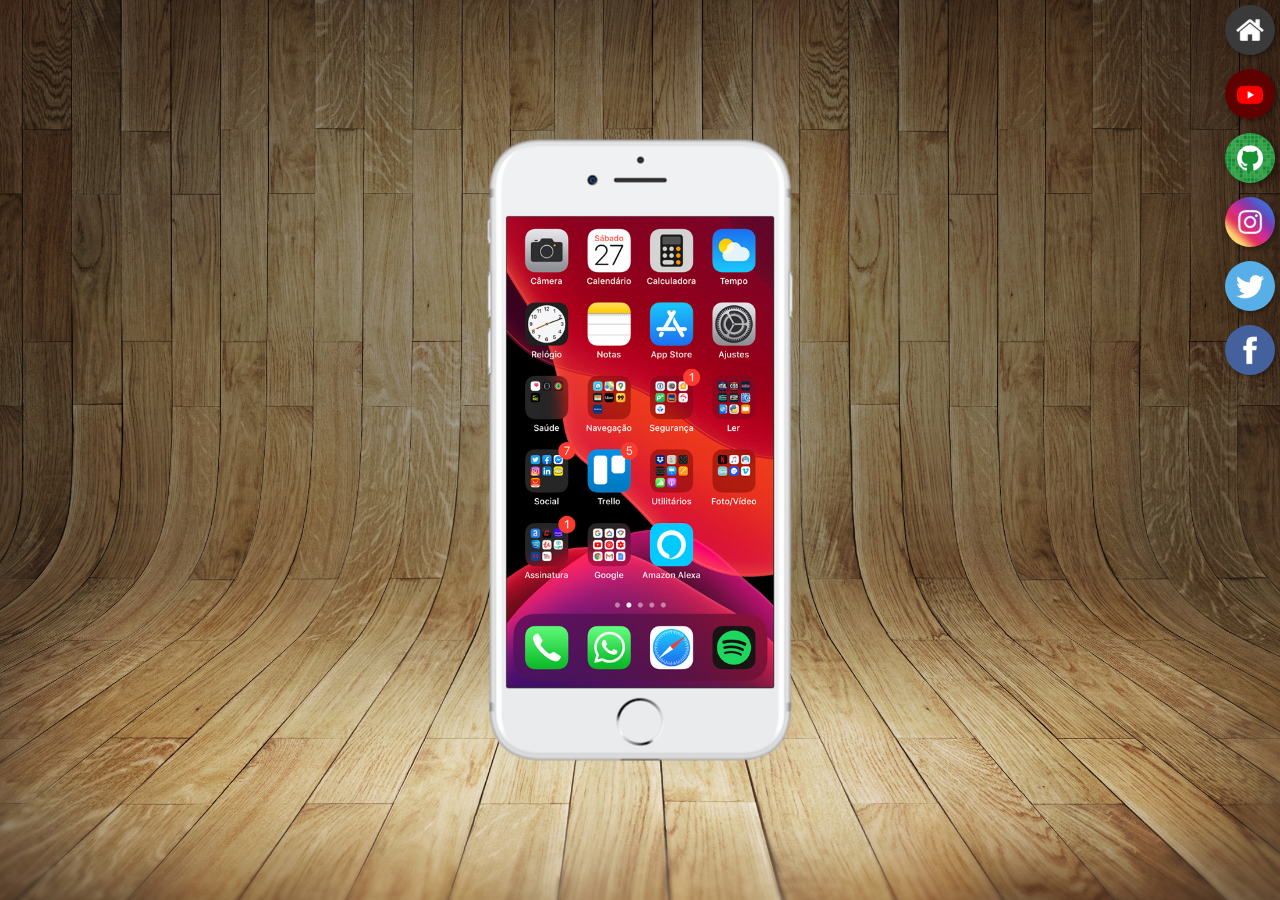
<file: index.html>
<!DOCTYPE html>
<html lang="pt-br">
<head>
    <meta charset="UTF-8">
    <meta http-equiv="X-UA-Compatible" content="IE=edge">
    <meta name="viewport" content="width=device-width, initial-scale=1.0">
    <title>Social</title>
    <link rel="stylesheet" href="estilos/style.css">
    <link rel="shortcut icon" href="favicon.ico" type="image/x-icon">
</head>
<body>
    <main>
        <section id="iphone"> 
            <iframe src="home.html" frameborder="0" name="tela" id="tela">
                [Seu navegador não e compativel com o conteudo]
            </iframe>
        </section>
        
        <section id="redes">
            <a href="home.html" target="tela"> <img src="imagens/logo-home.jpg" alt="Home"></a> <br>
            <a href="youtube.html" target="tela"> <img src="imagens/logo-youtube.jpg" alt="Youtube"></a> <br>
            <a href="github.html" target="tela"> <img src="imagens/logo-github.jpg" alt="GitHub"></a> <br>
            <a href="instagram.html" target="tela"> <img src="imagens/logo-instagram.jpg" alt="Instagram"></a> <br>
            <a href="twitter.html" target="tela"> <img src="imagens/logo-twitter.jpg" alt="Twitter"></a> <br>
            <a href="facebook.html" target="tela"> <img src="imagens/logo-facebook.jpg" alt="Facebook"></a>
        </section>
    </main>
    
</body>
</html>
</file>
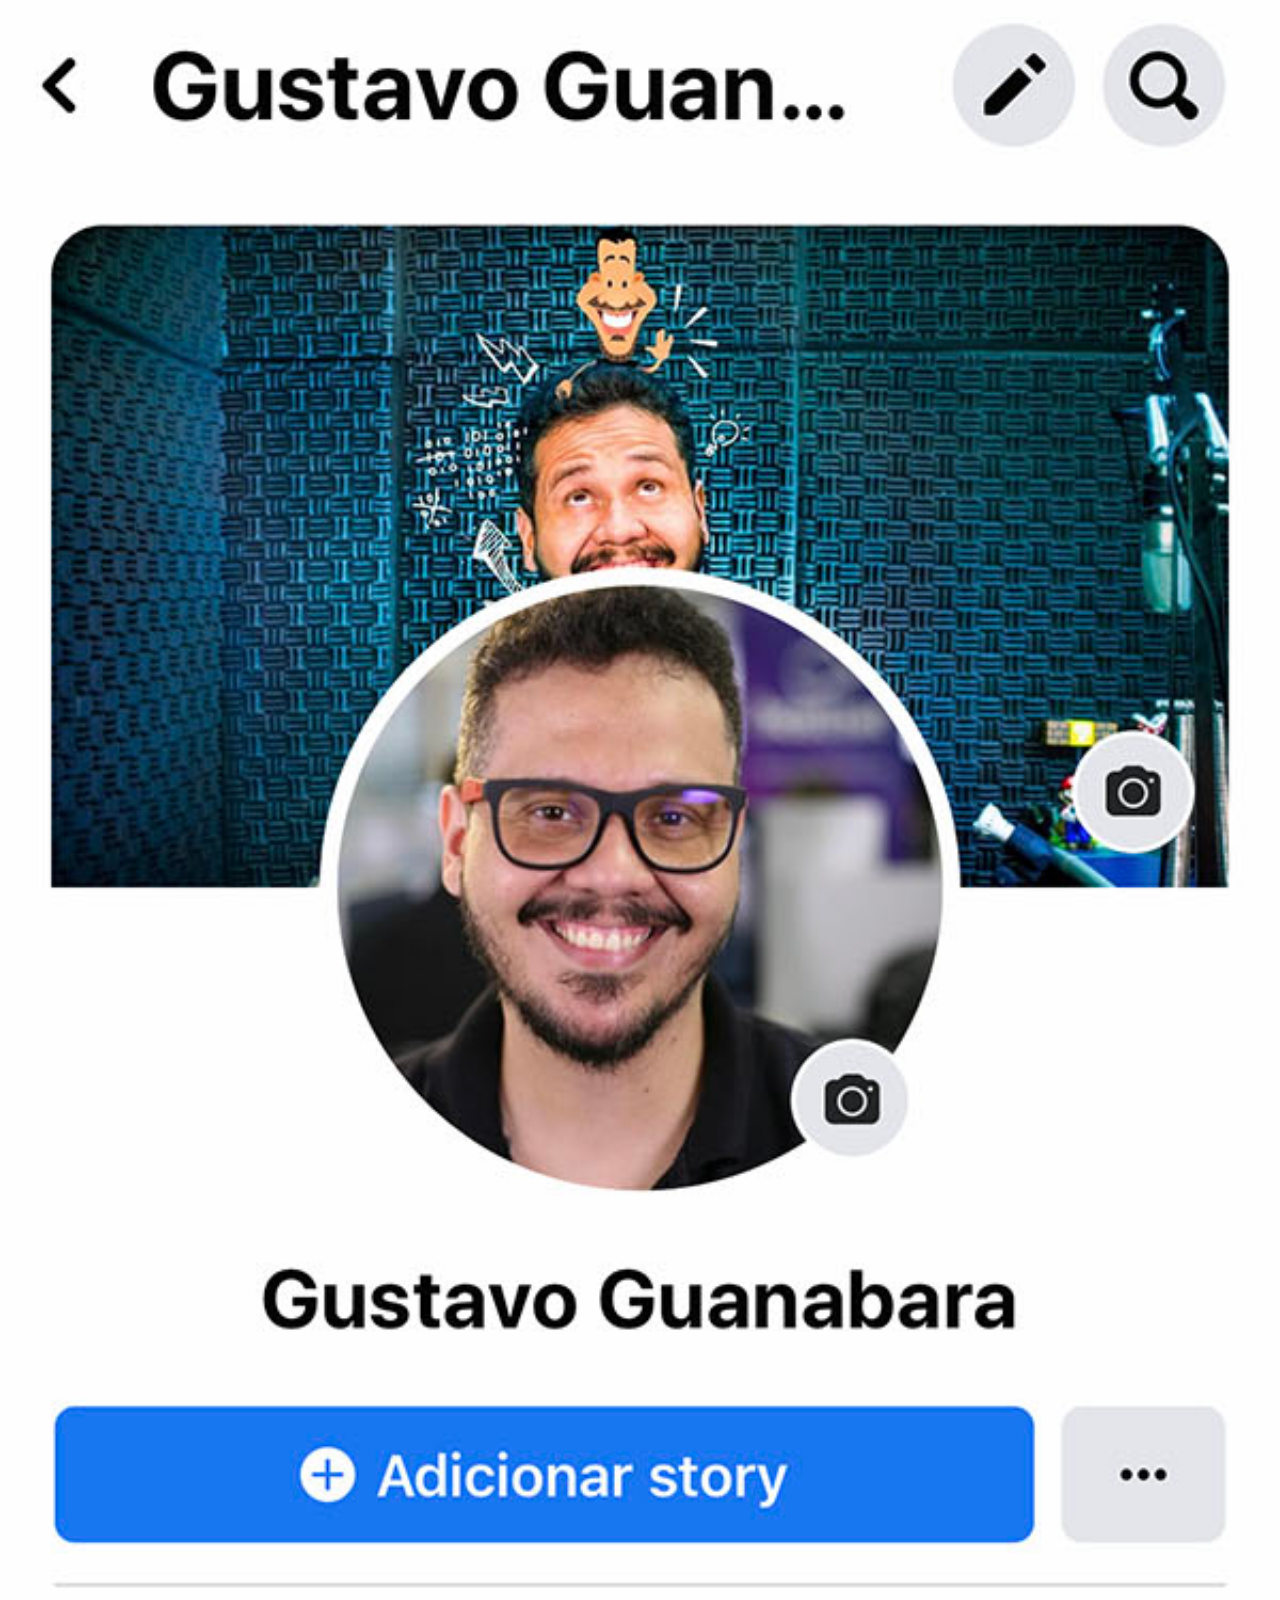
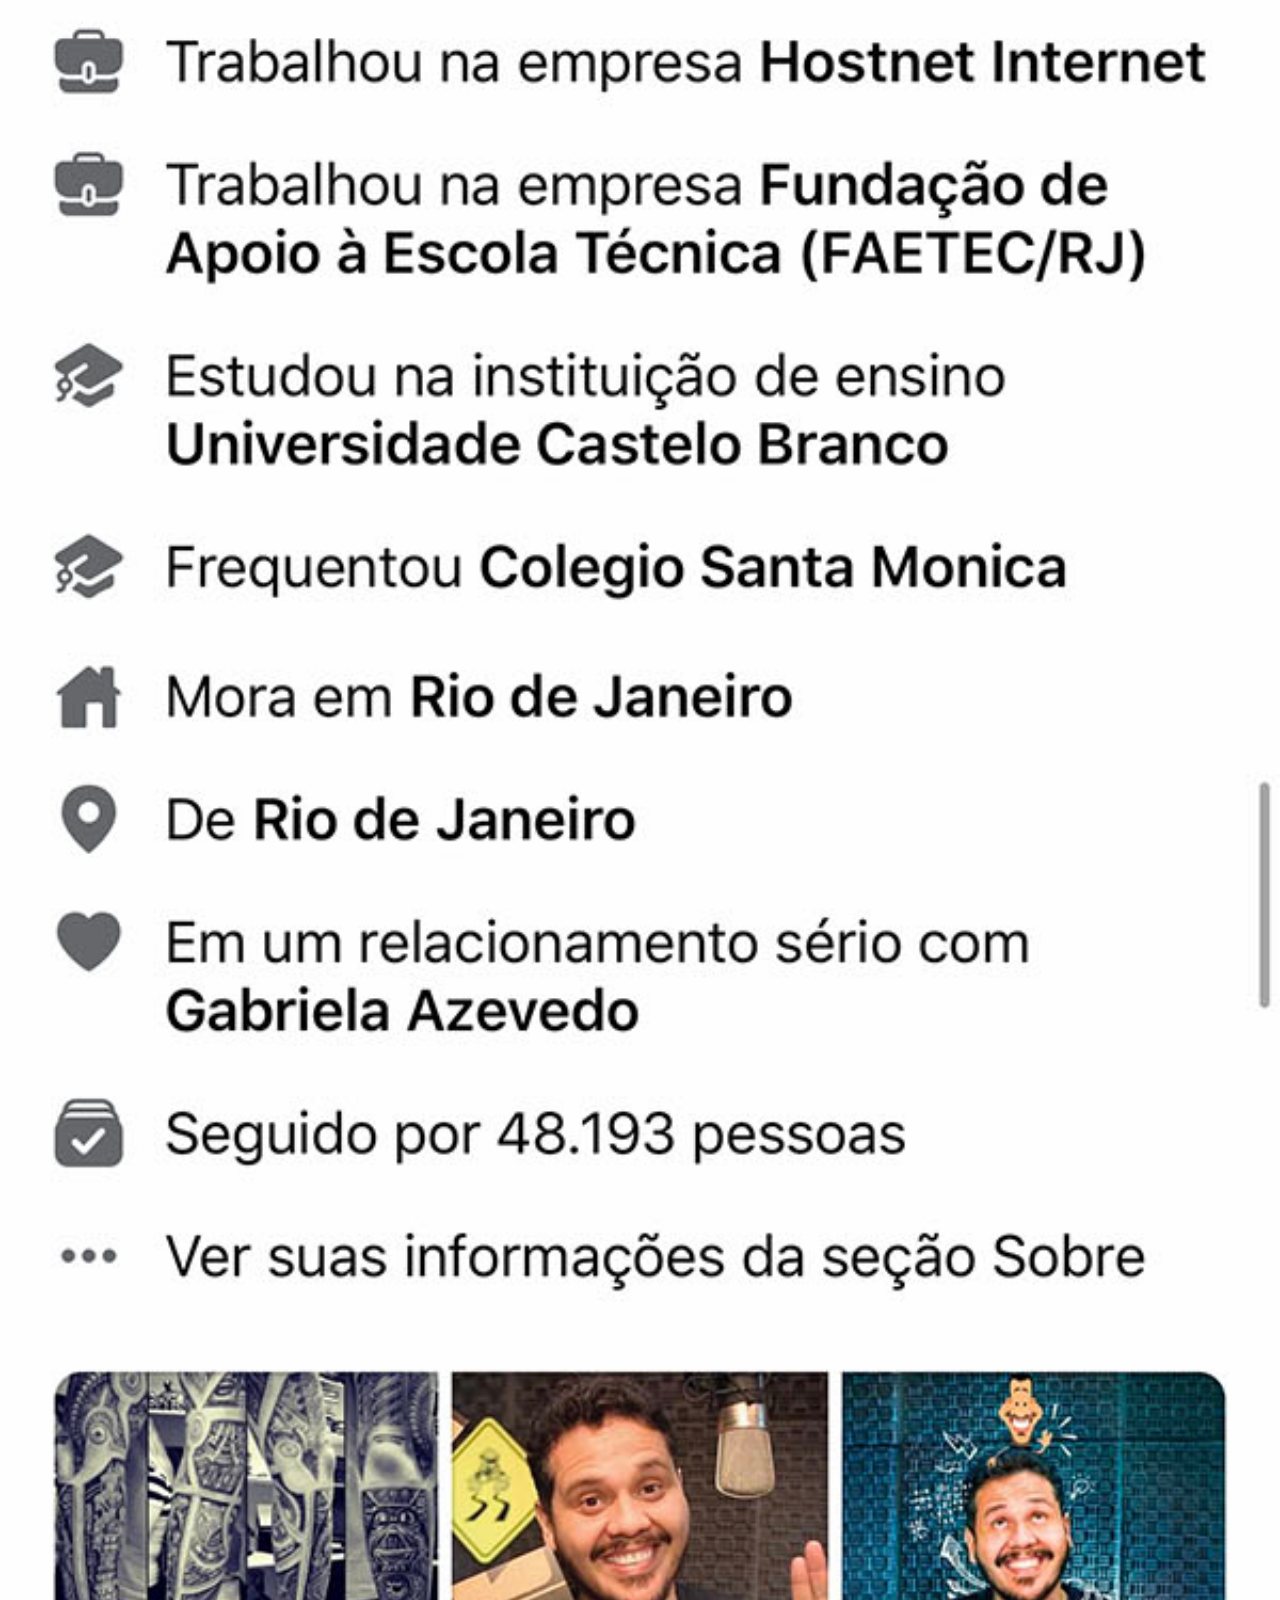
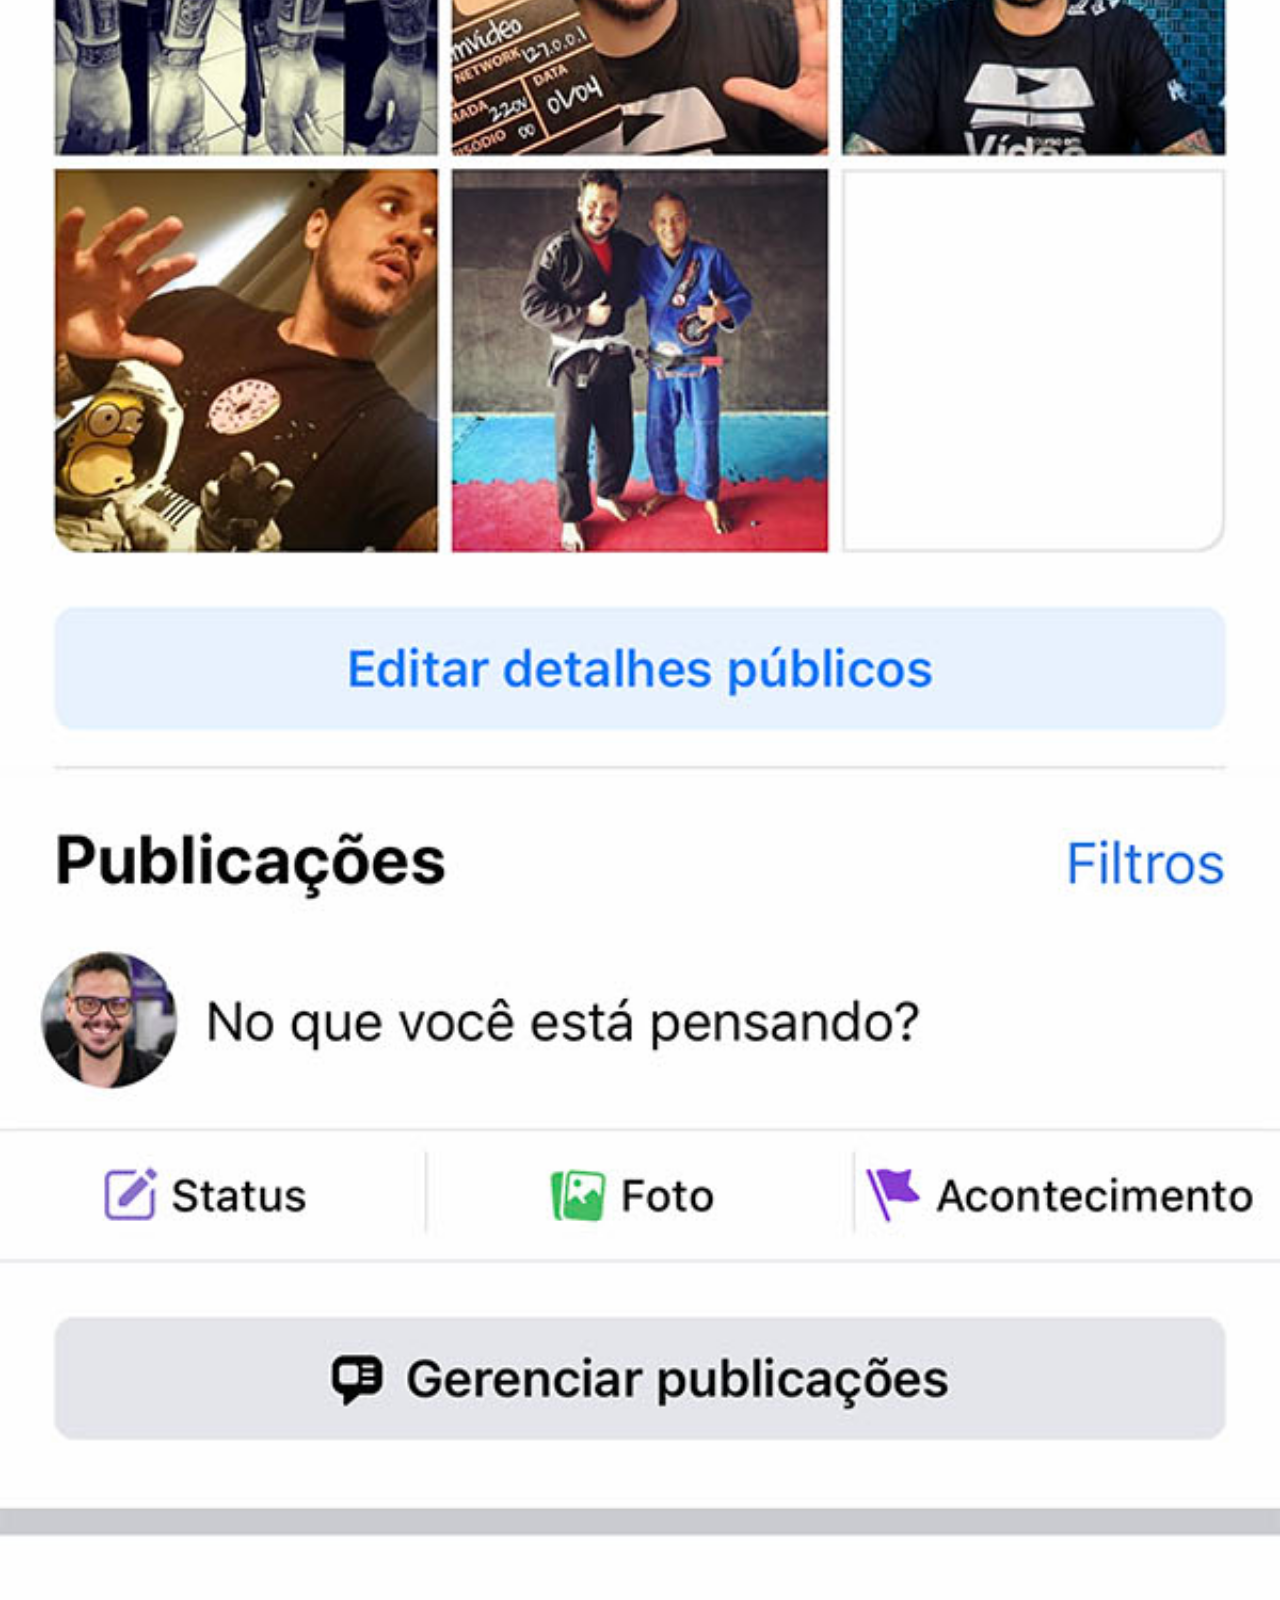
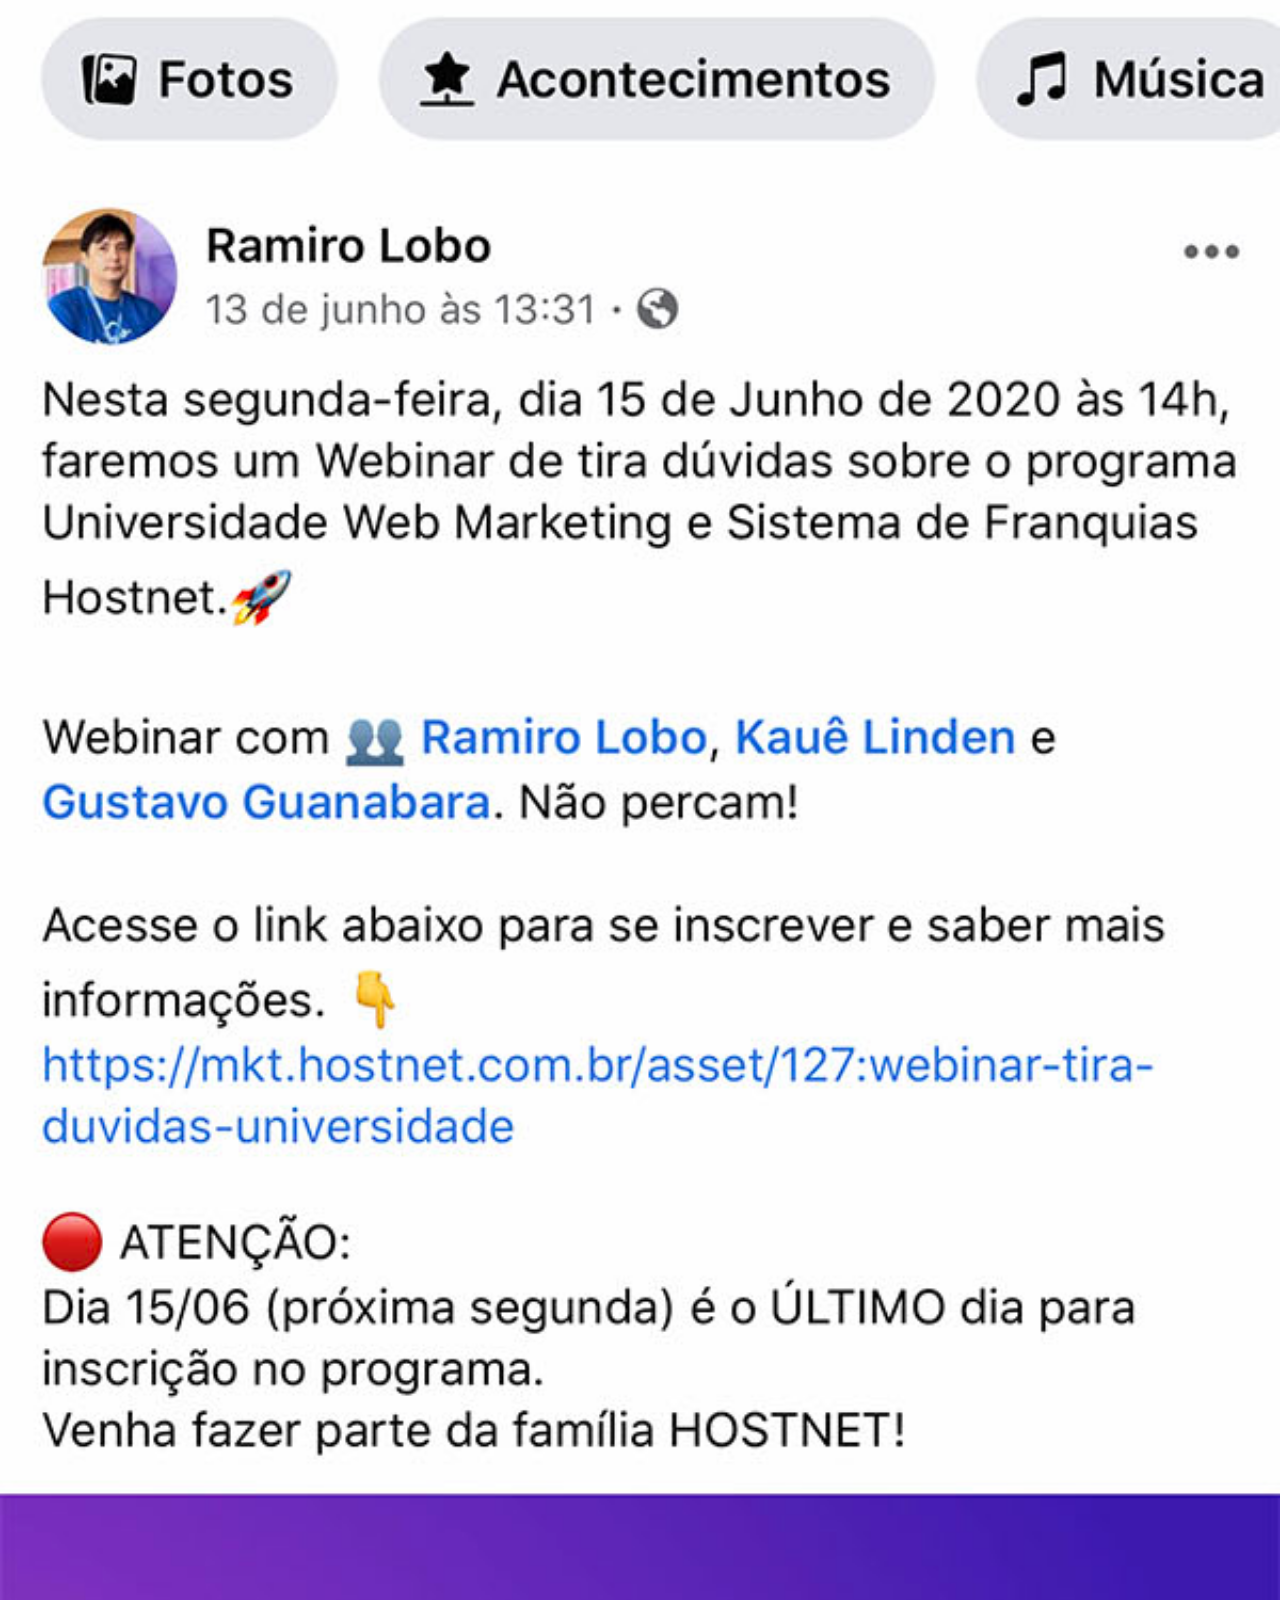
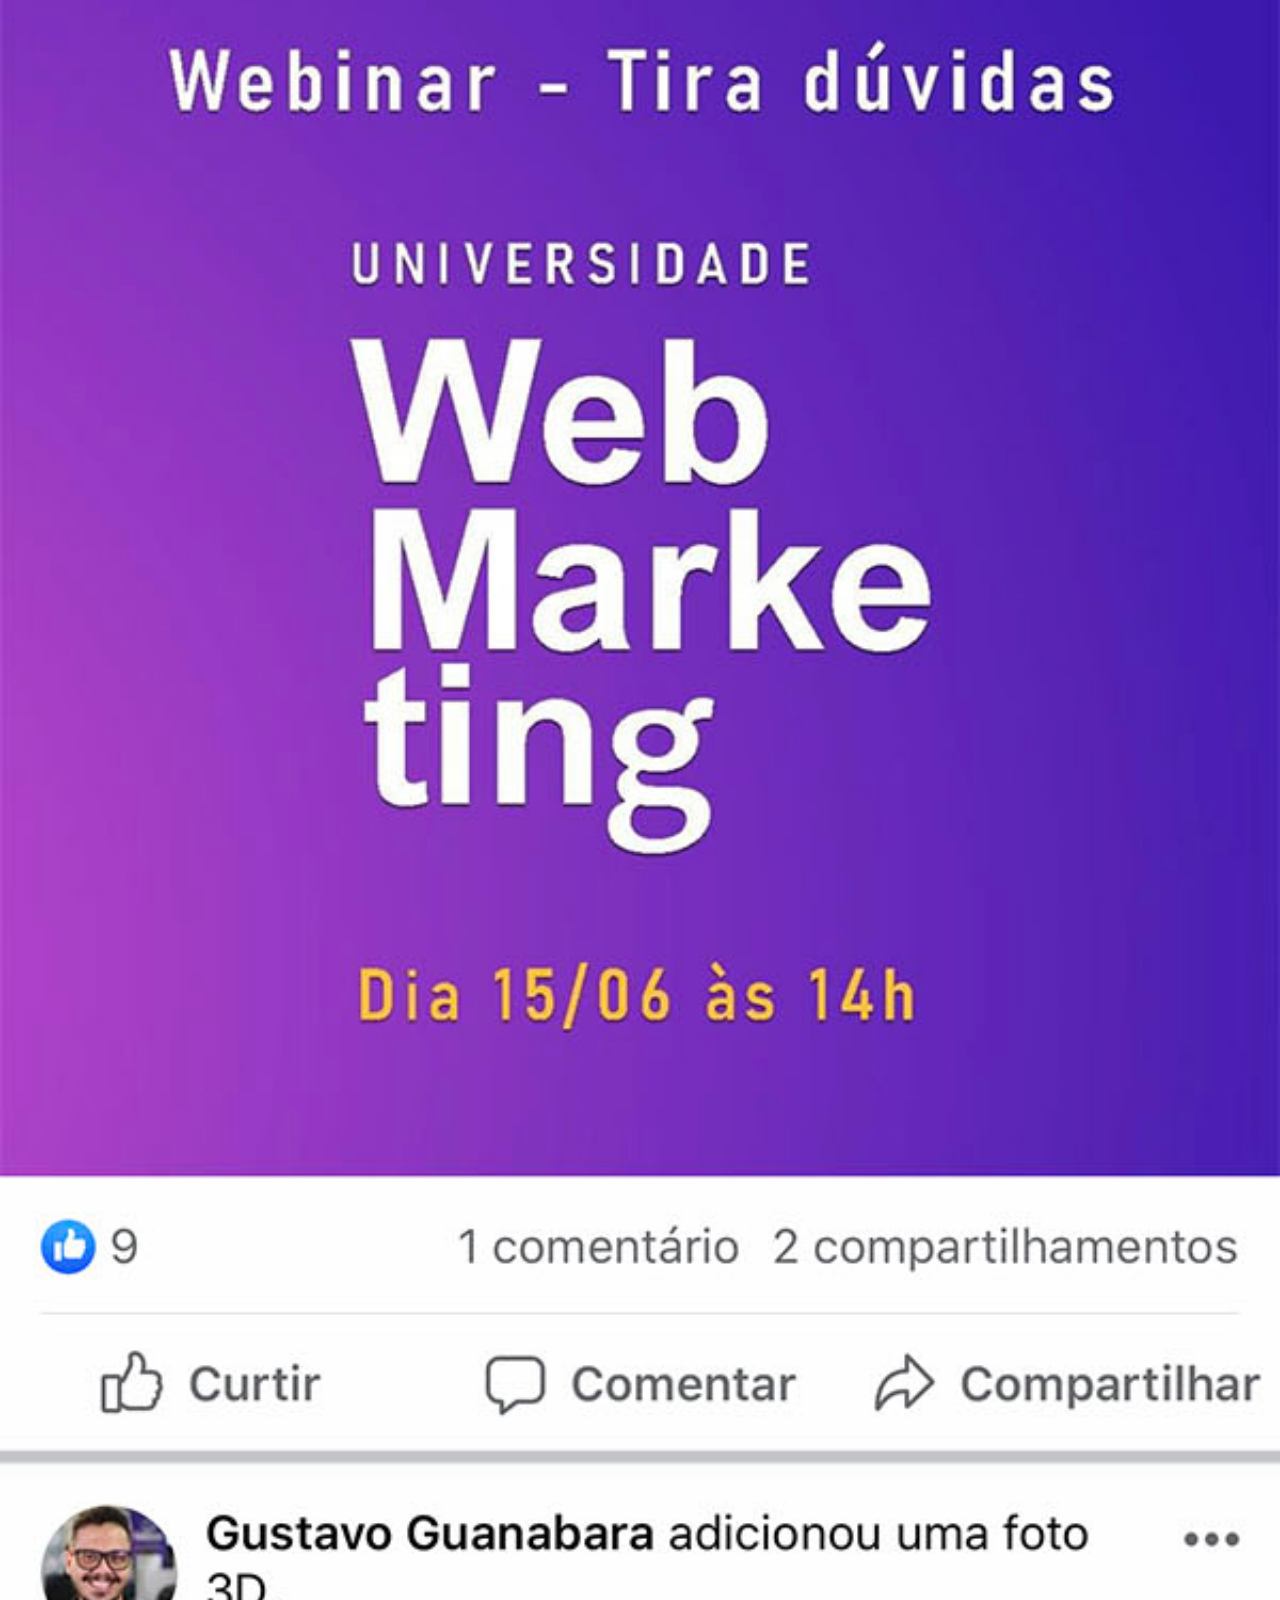
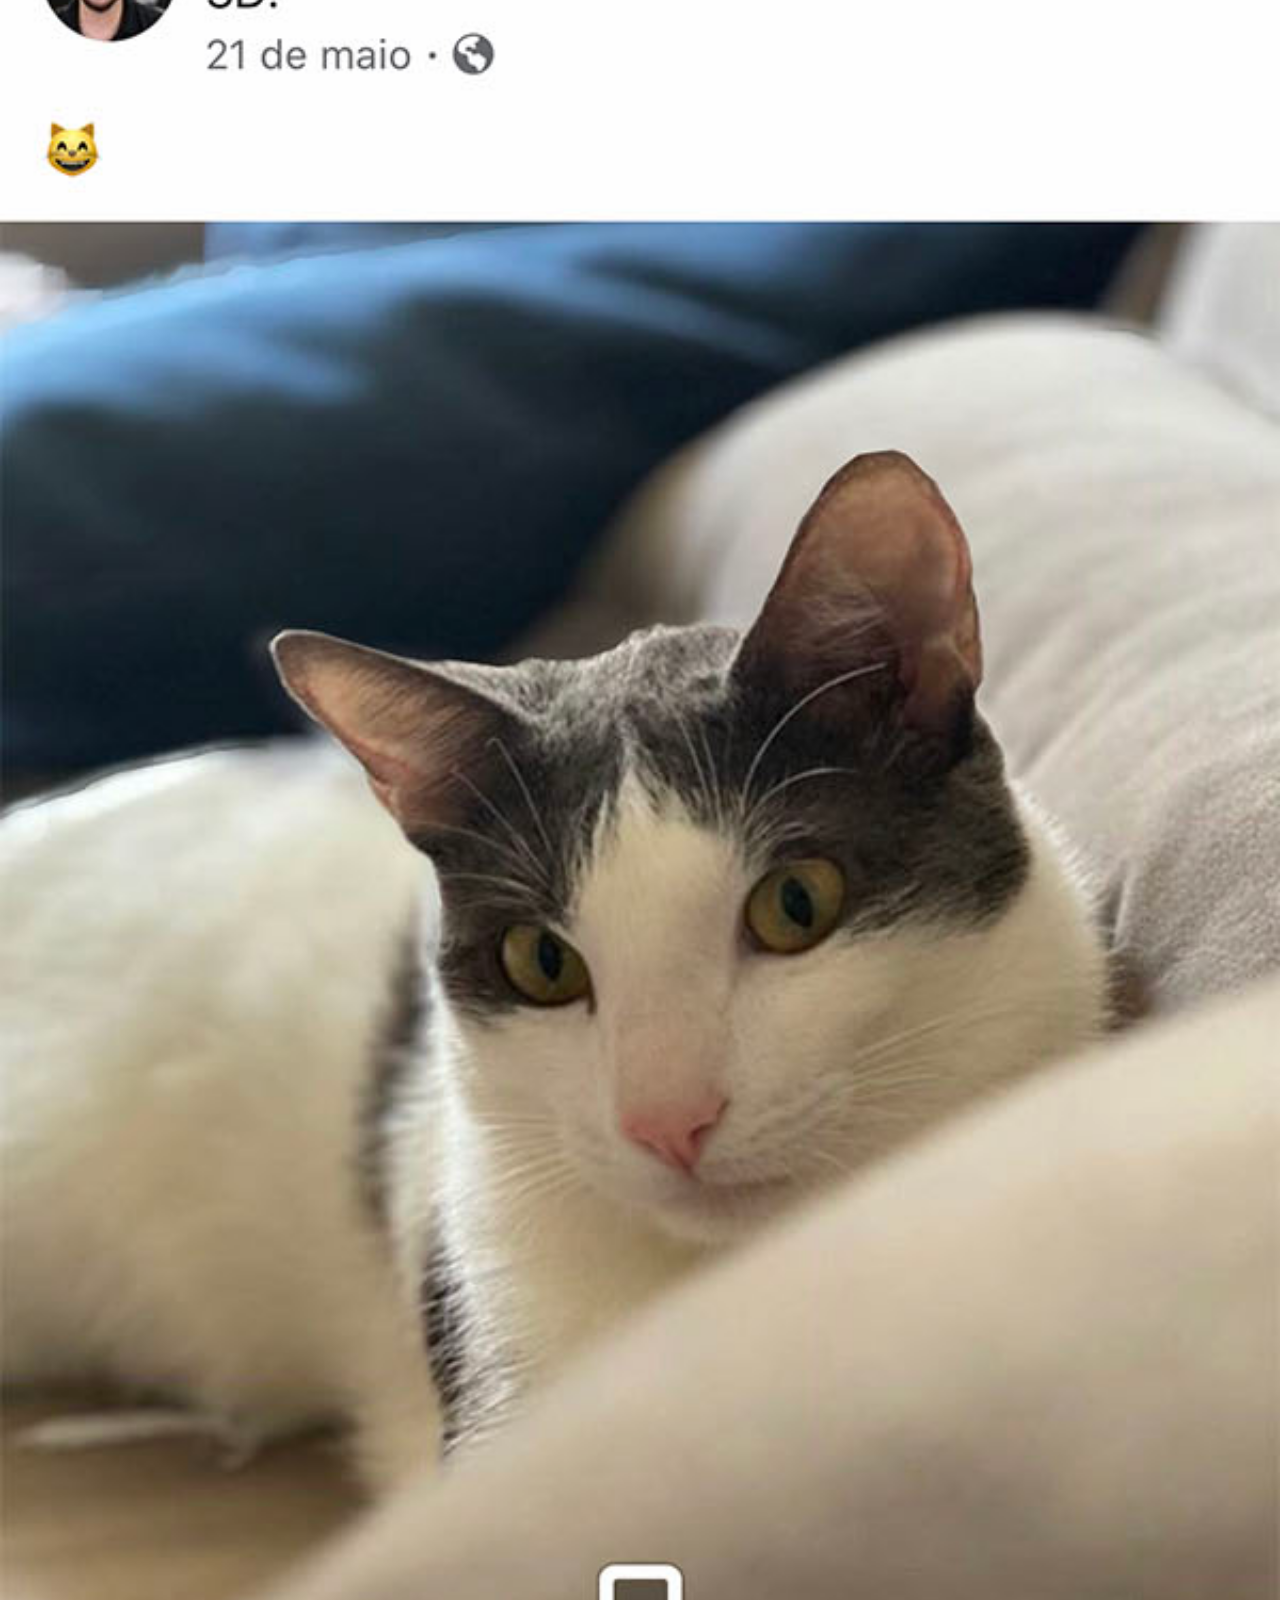
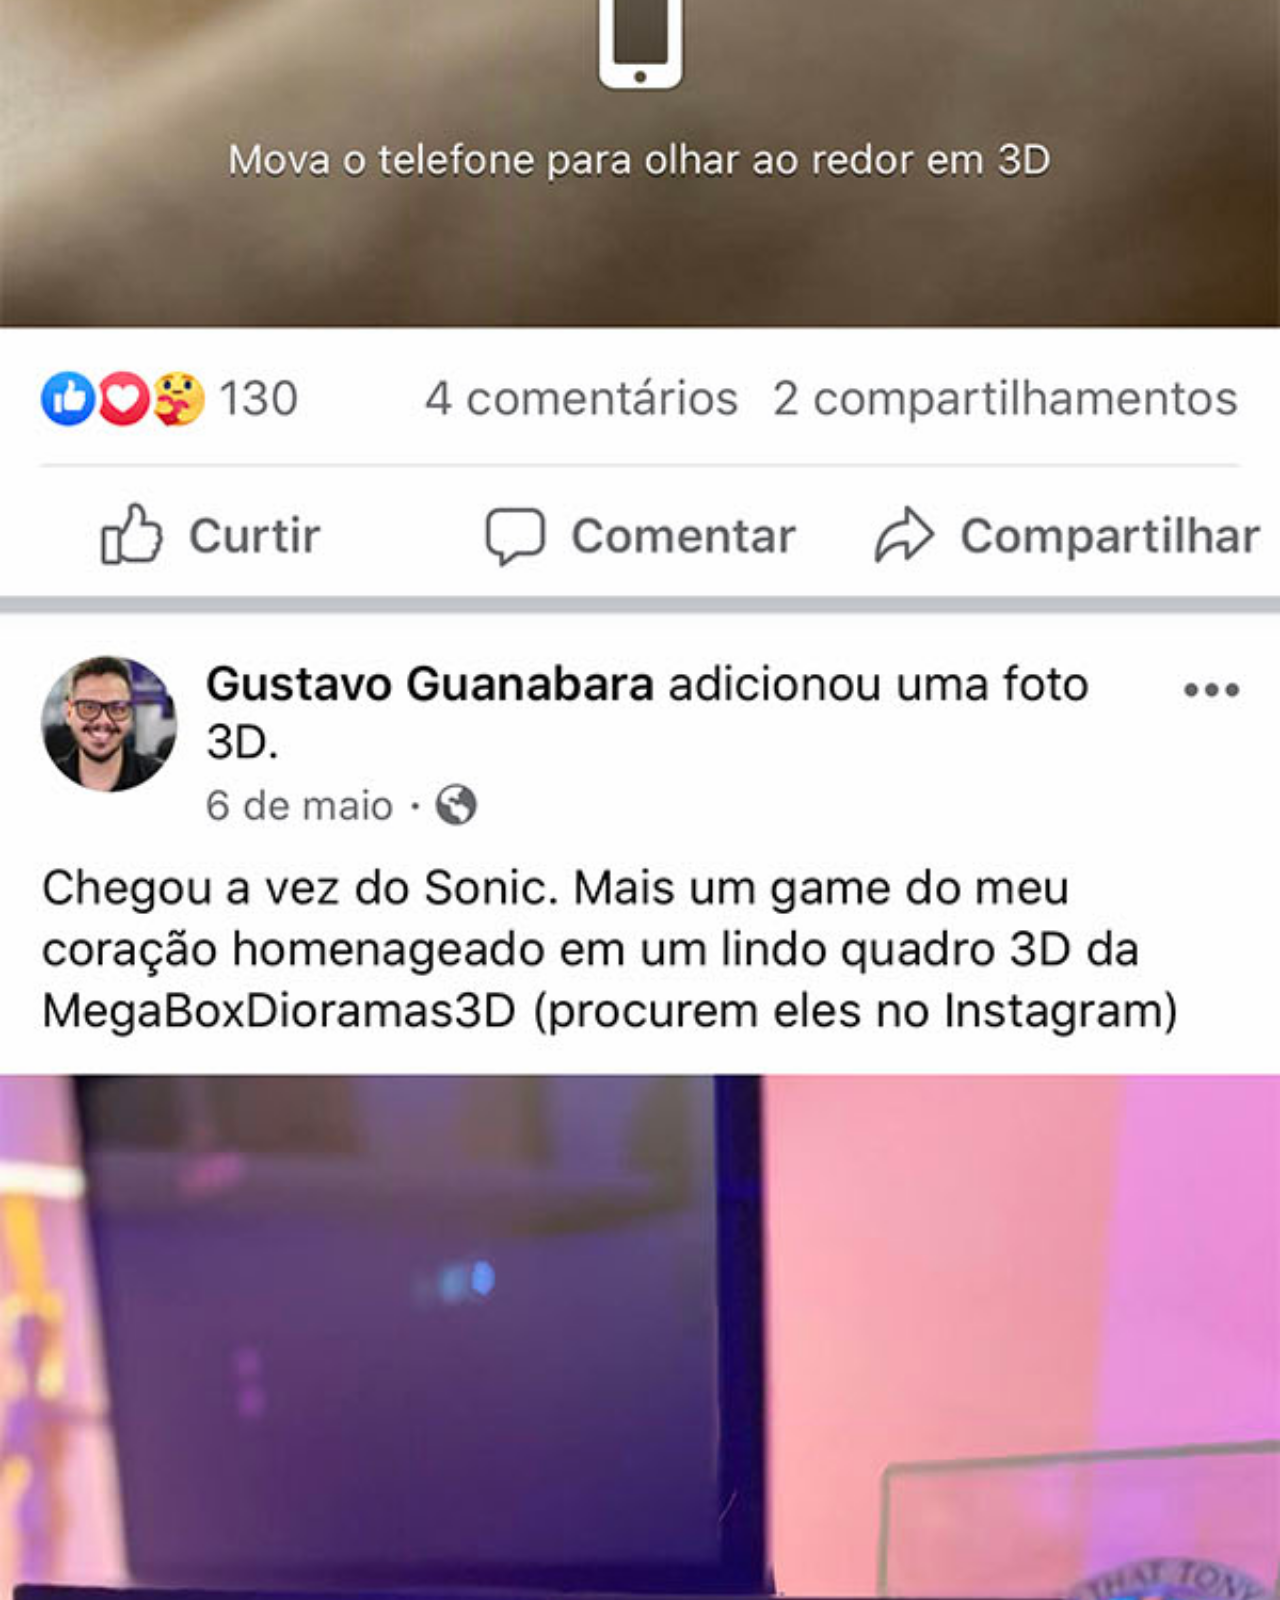
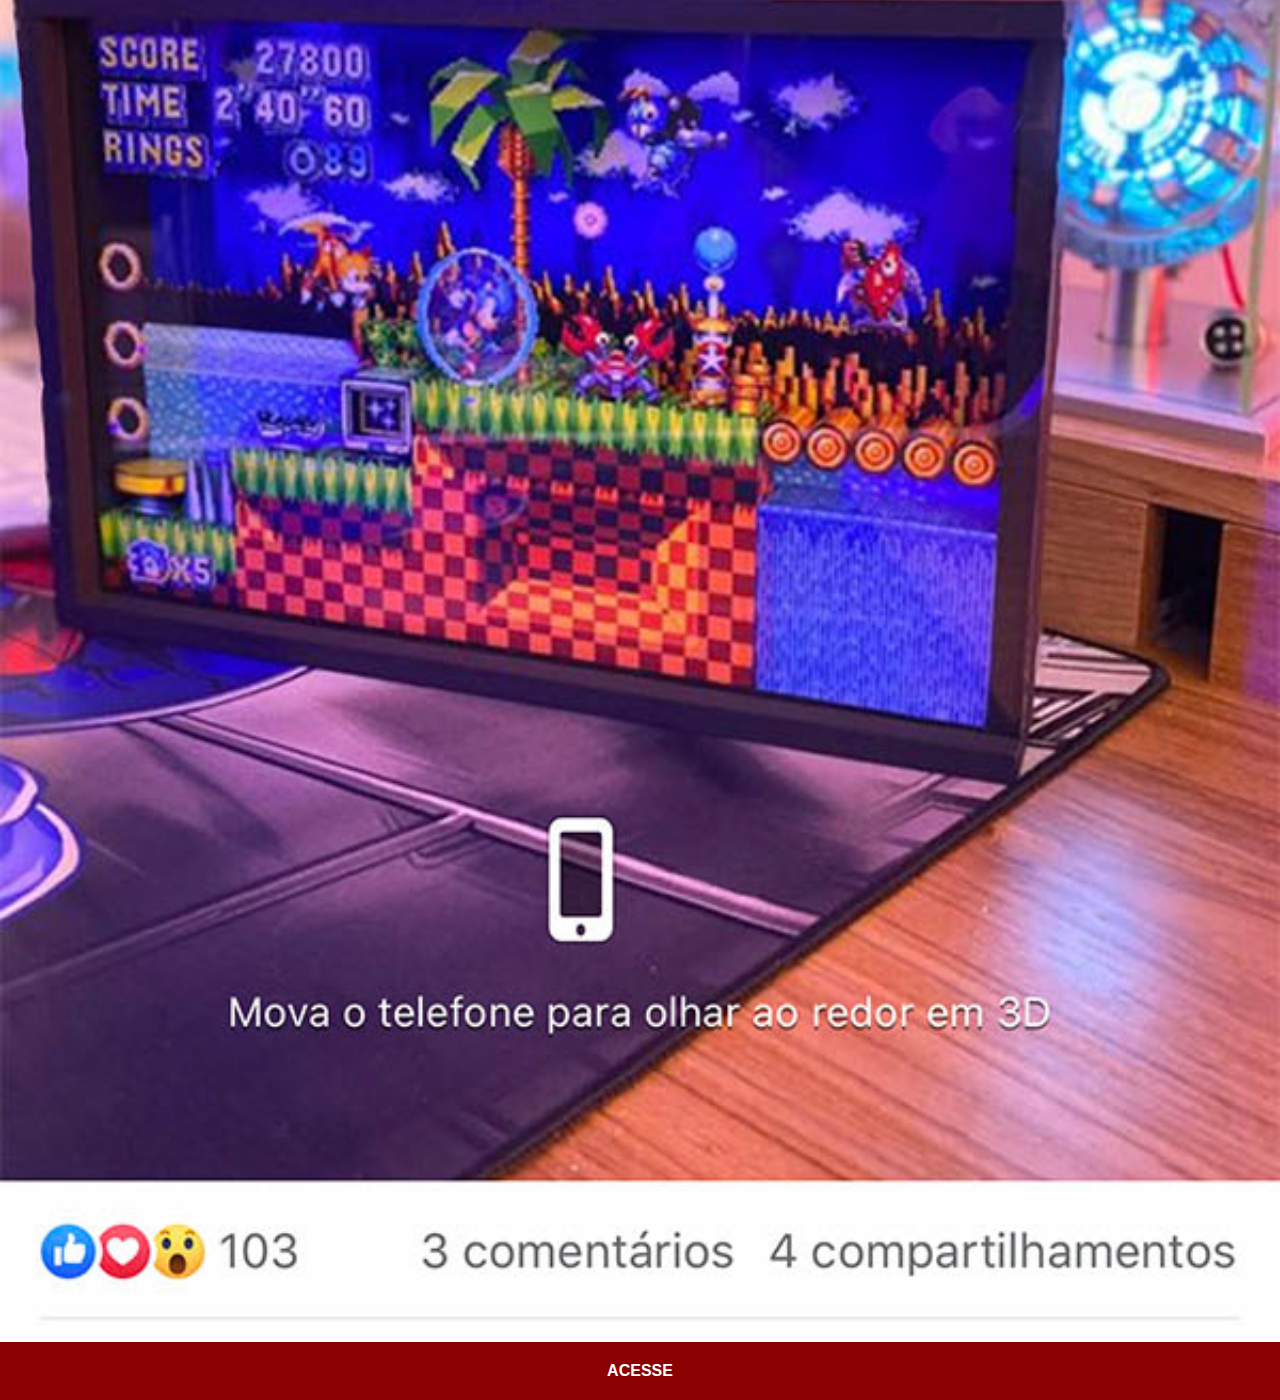
<file: facebook.html>
<!DOCTYPE html>
<html lang="pt-br">
<head>
    <meta charset="UTF-8">
    <meta http-equiv="X-UA-Compatible" content="IE=edge">
    <meta name="viewport" content="width=device-width, initial-scale=1.0">
    <title>Facebook</title>
    <link rel="stylesheet" href="estilos/social.css">
</head>
<body>
    <img src="imagens/tela-facebook.jpg" alt="Facebook">
    <a href="https://www.facebook.com/gustavoguanabara" target="_blank">ACESSE</a>
    
</body>
</html>
</file>
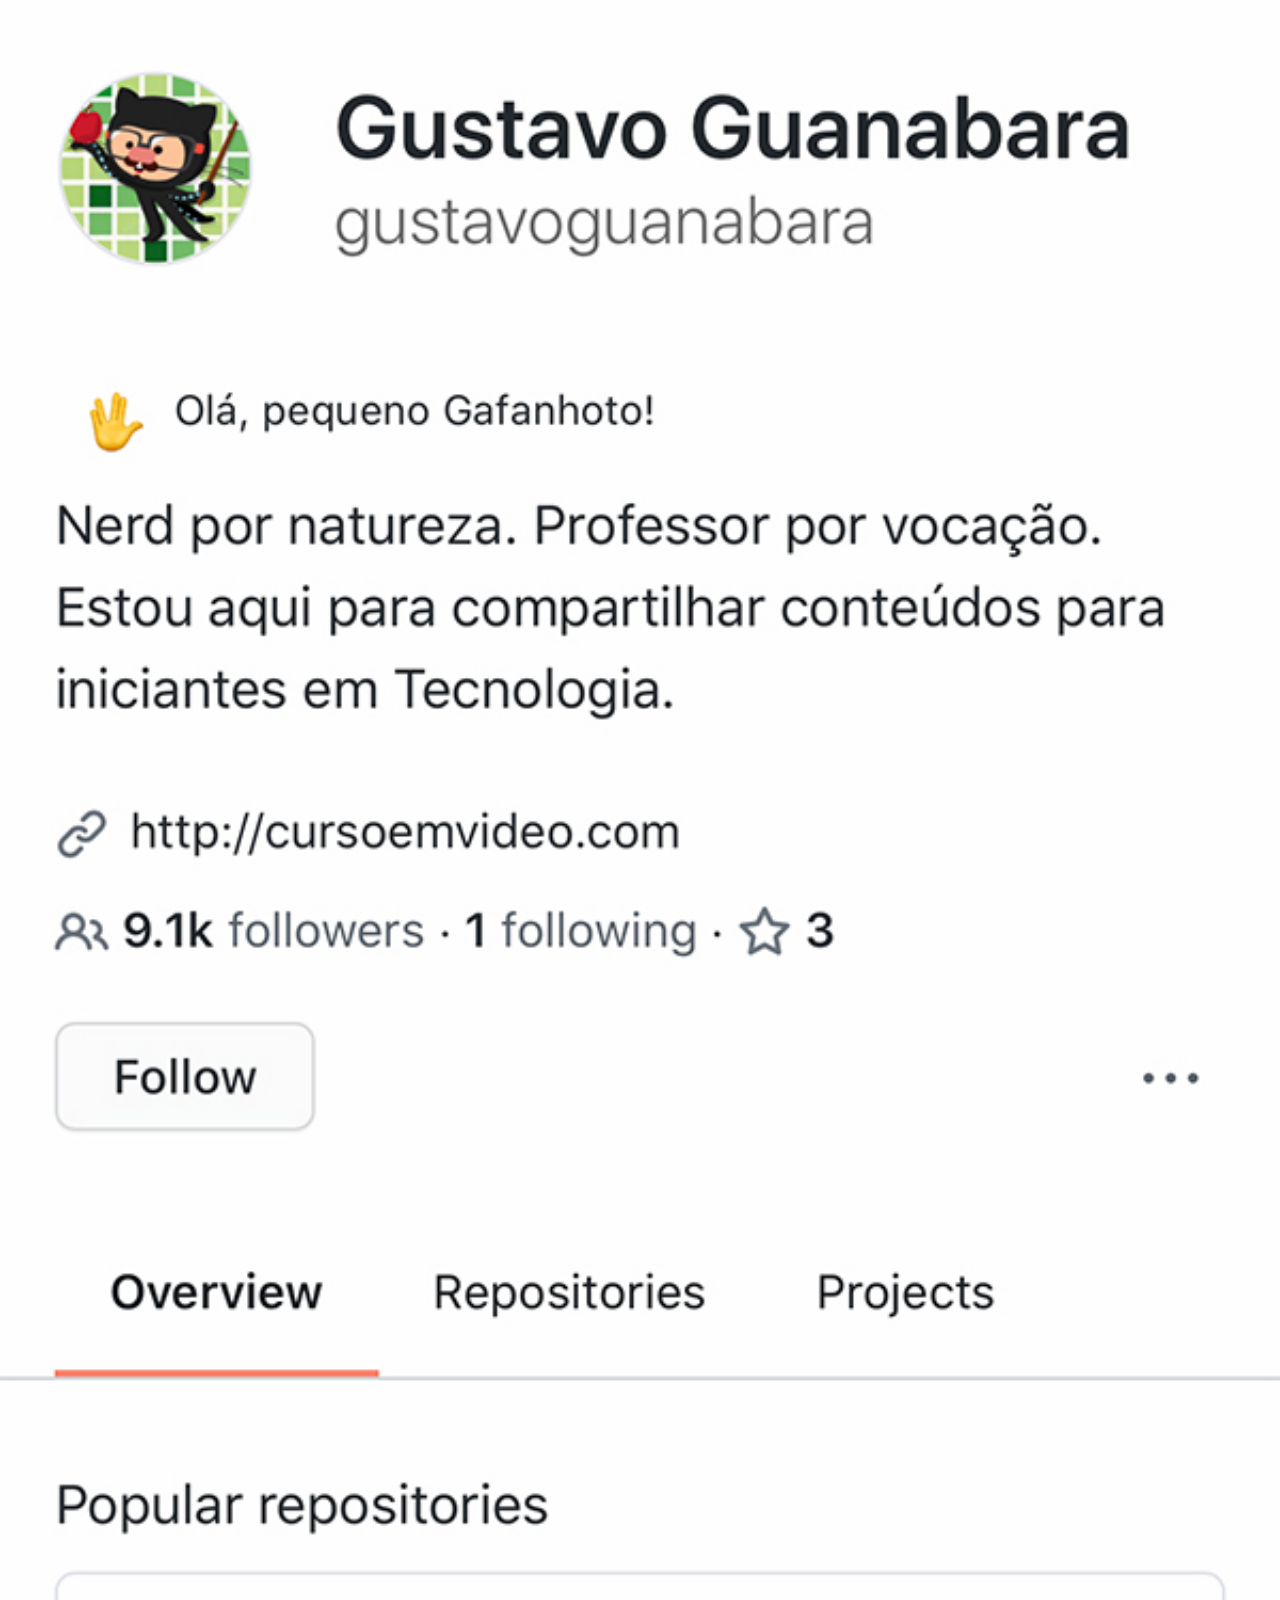
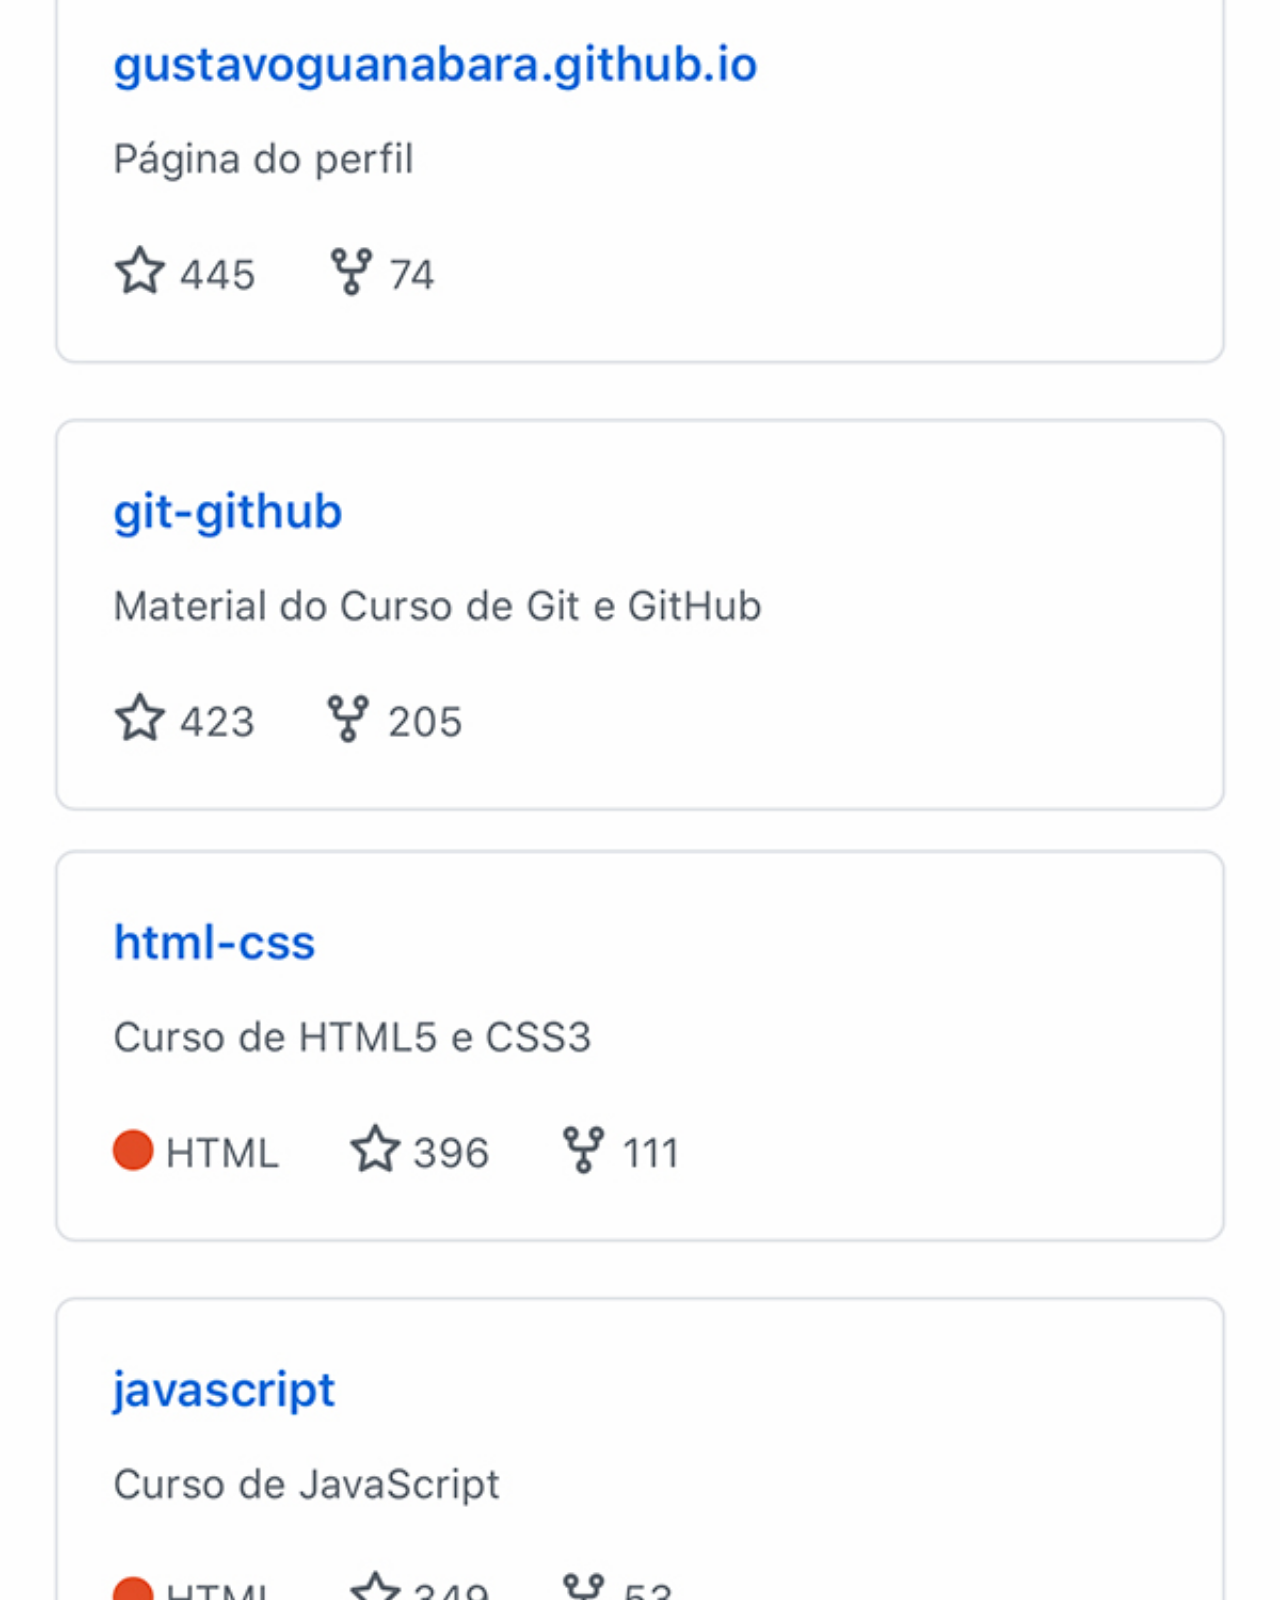
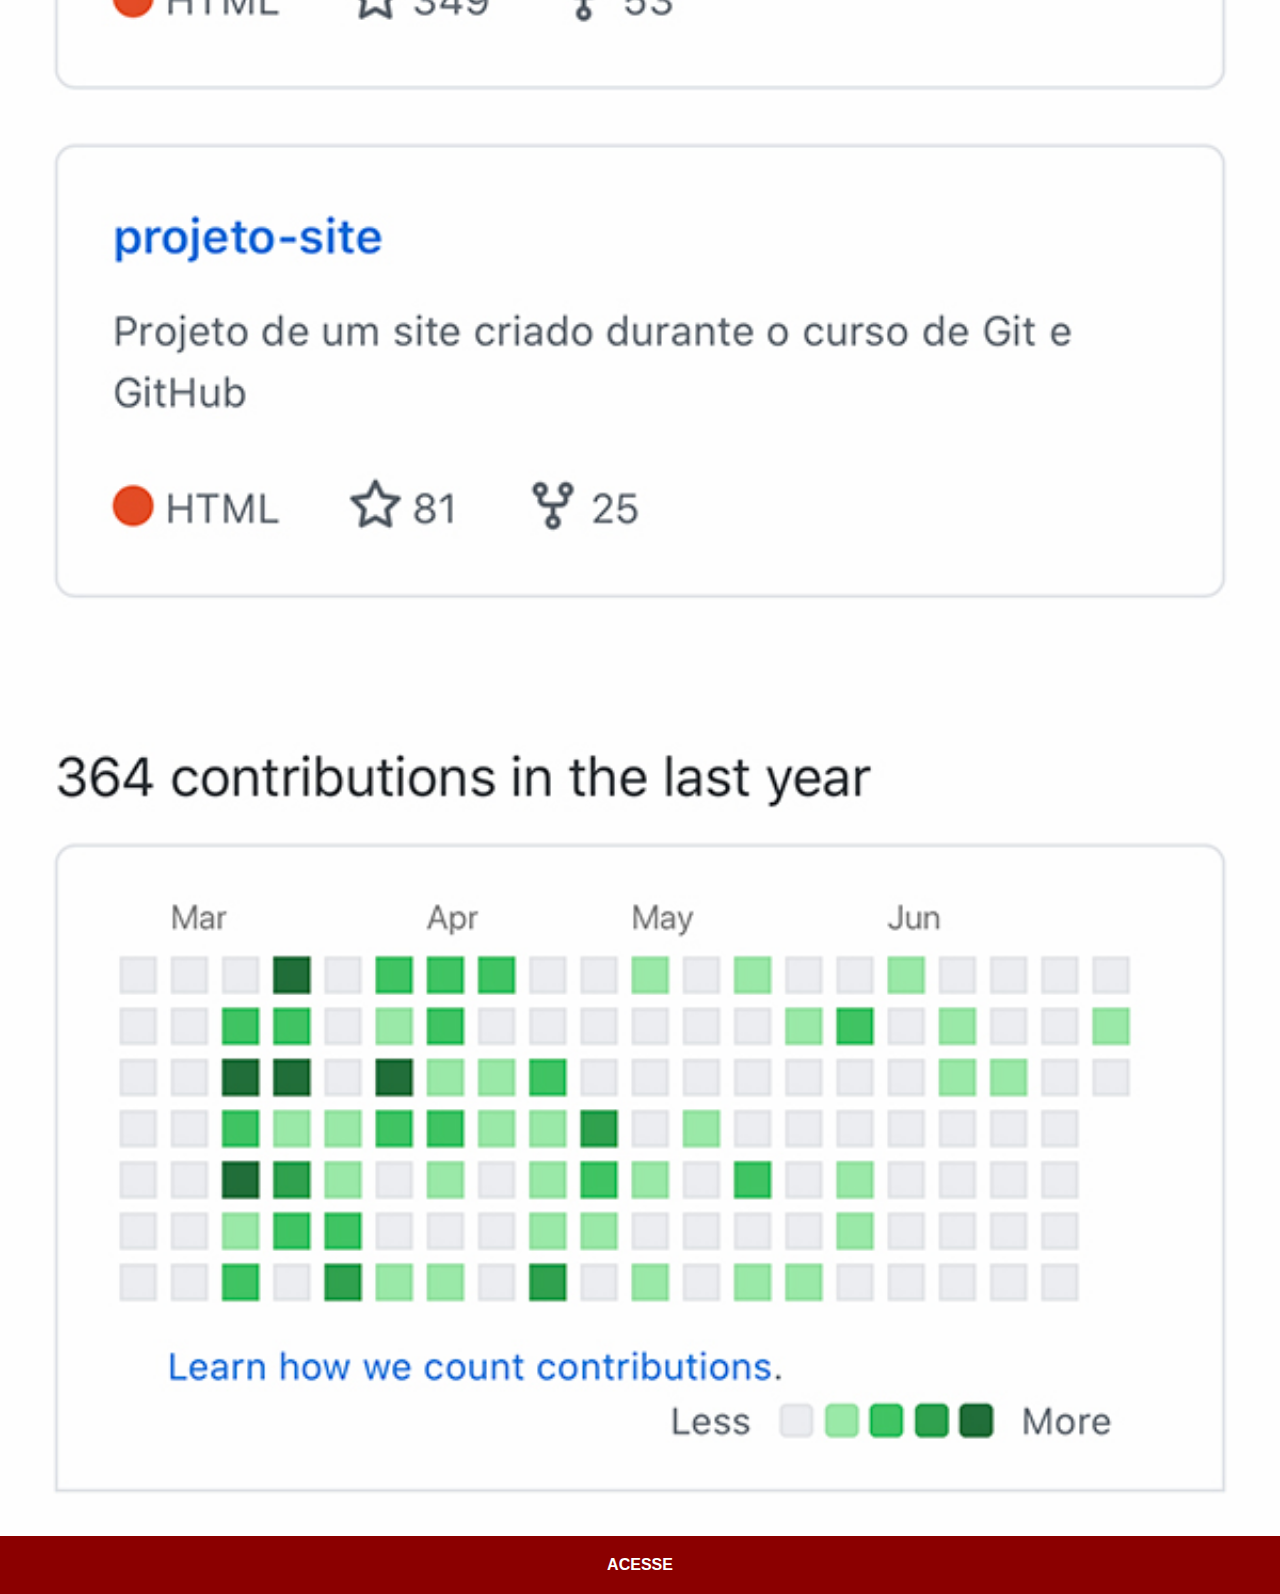
<file: github.html>
<!DOCTYPE html>
<html lang="pt-br">
<head>
    <meta charset="UTF-8">
    <meta http-equiv="X-UA-Compatible" content="IE=edge">
    <meta name="viewport" content="width=device-width, initial-scale=1.0">
    <title>GitHub</title>
    <link rel="stylesheet" href="estilos/social.css">
</head>
<body>
    <img src="imagens/tela-github.jpg" alt="GitHub">
    <a href="https://github.com/gustavoguanabara" target="_blank">ACESSE</a>
    
</body>
</html>
</file>
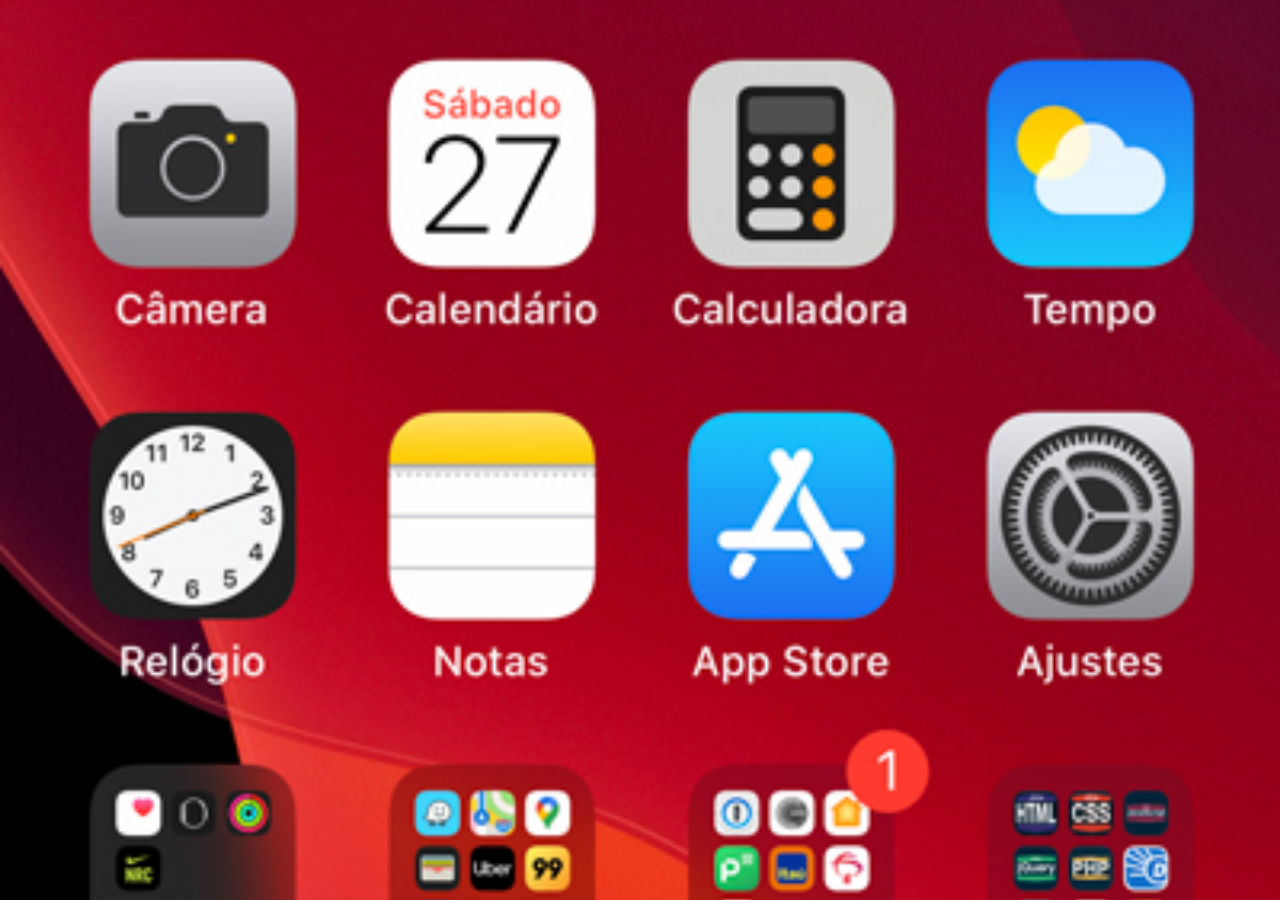
<file: home.html>
<!DOCTYPE html>
<html lang="pt-br">
<head>
    <meta charset="UTF-8">
    <meta http-equiv="X-UA-Compatible" content="IE=edge">
    <meta name="viewport" content="width=device-width, initial-scale=1.0">
    <title>Home</title>
    <style>
        *{
            margin: 0px;
            padding: 0px;
        }
        body{
            background: black url(imagens/tela-home.jpg) no-repeat top center;
            background-size: cover;
            height: 100vh;
            width: 100vw;
        }
    </style>
</head>
<body>
    
</body>
</html>
</file>
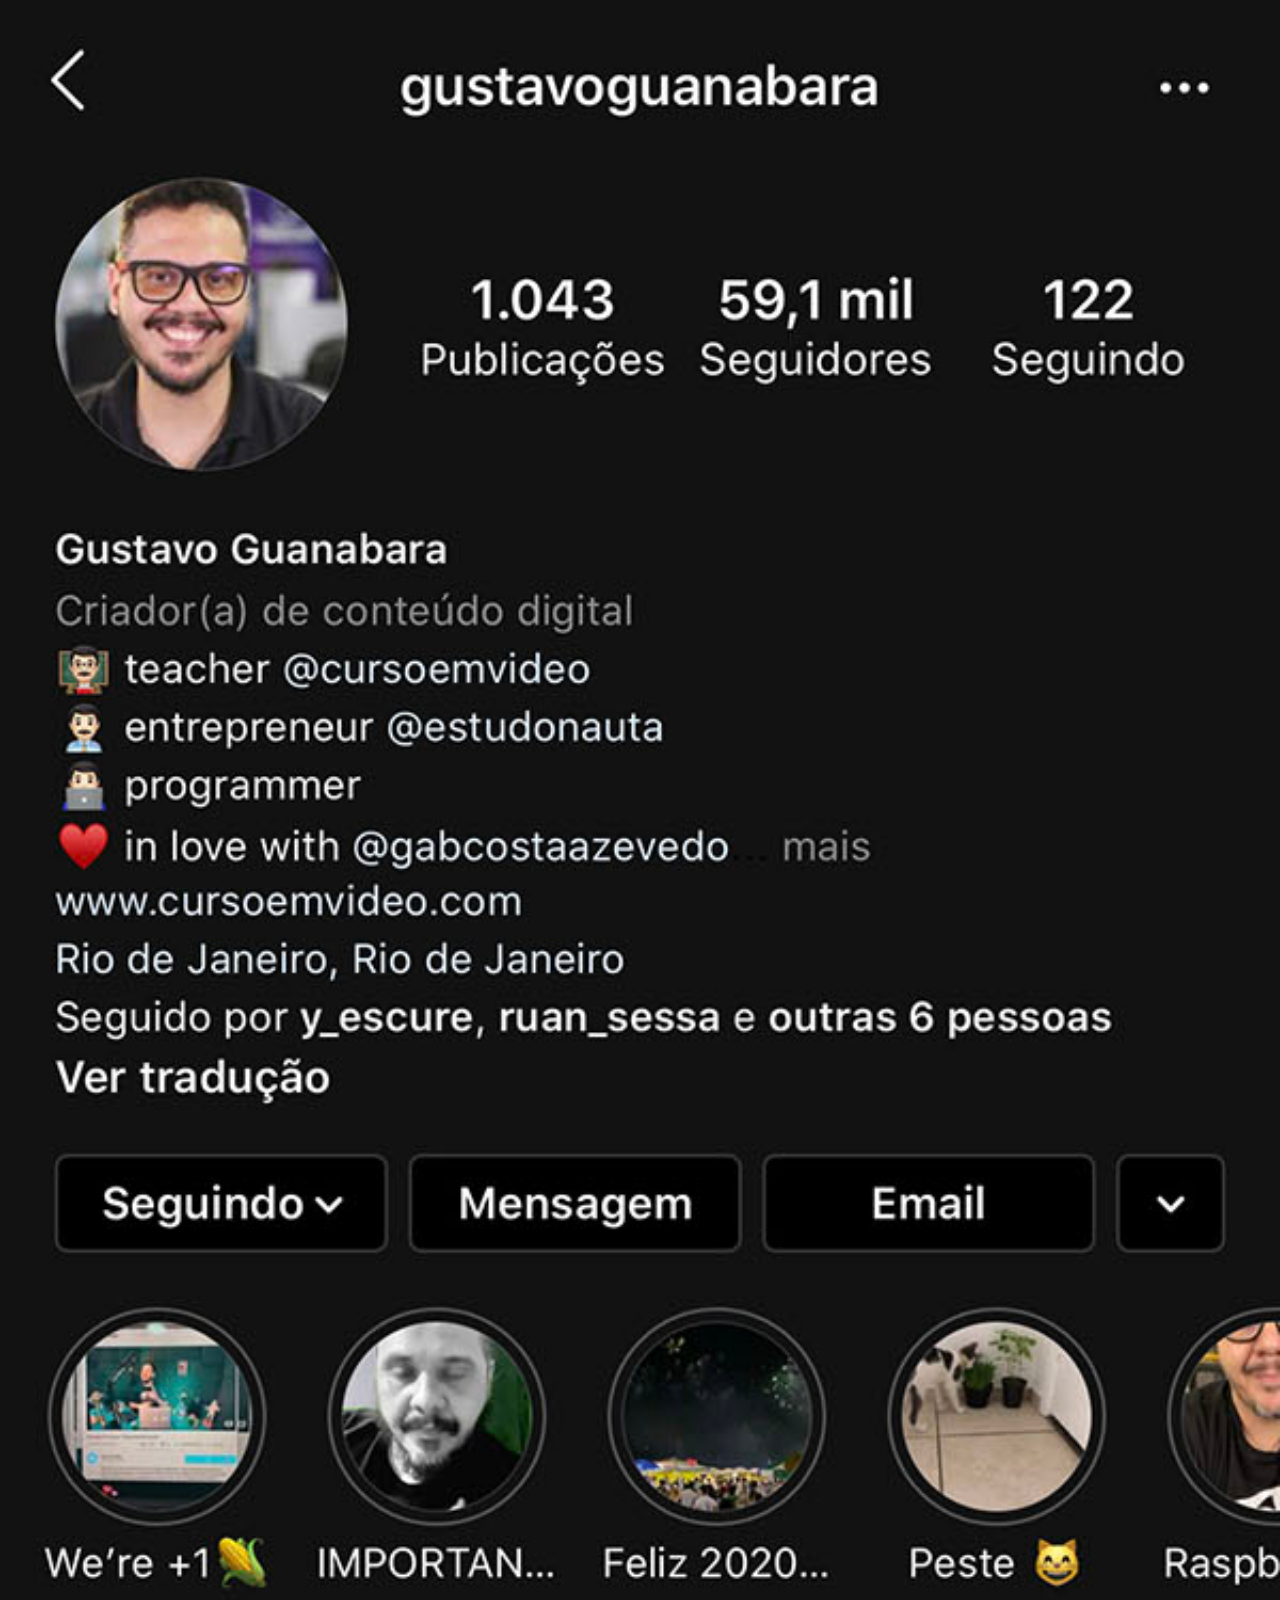
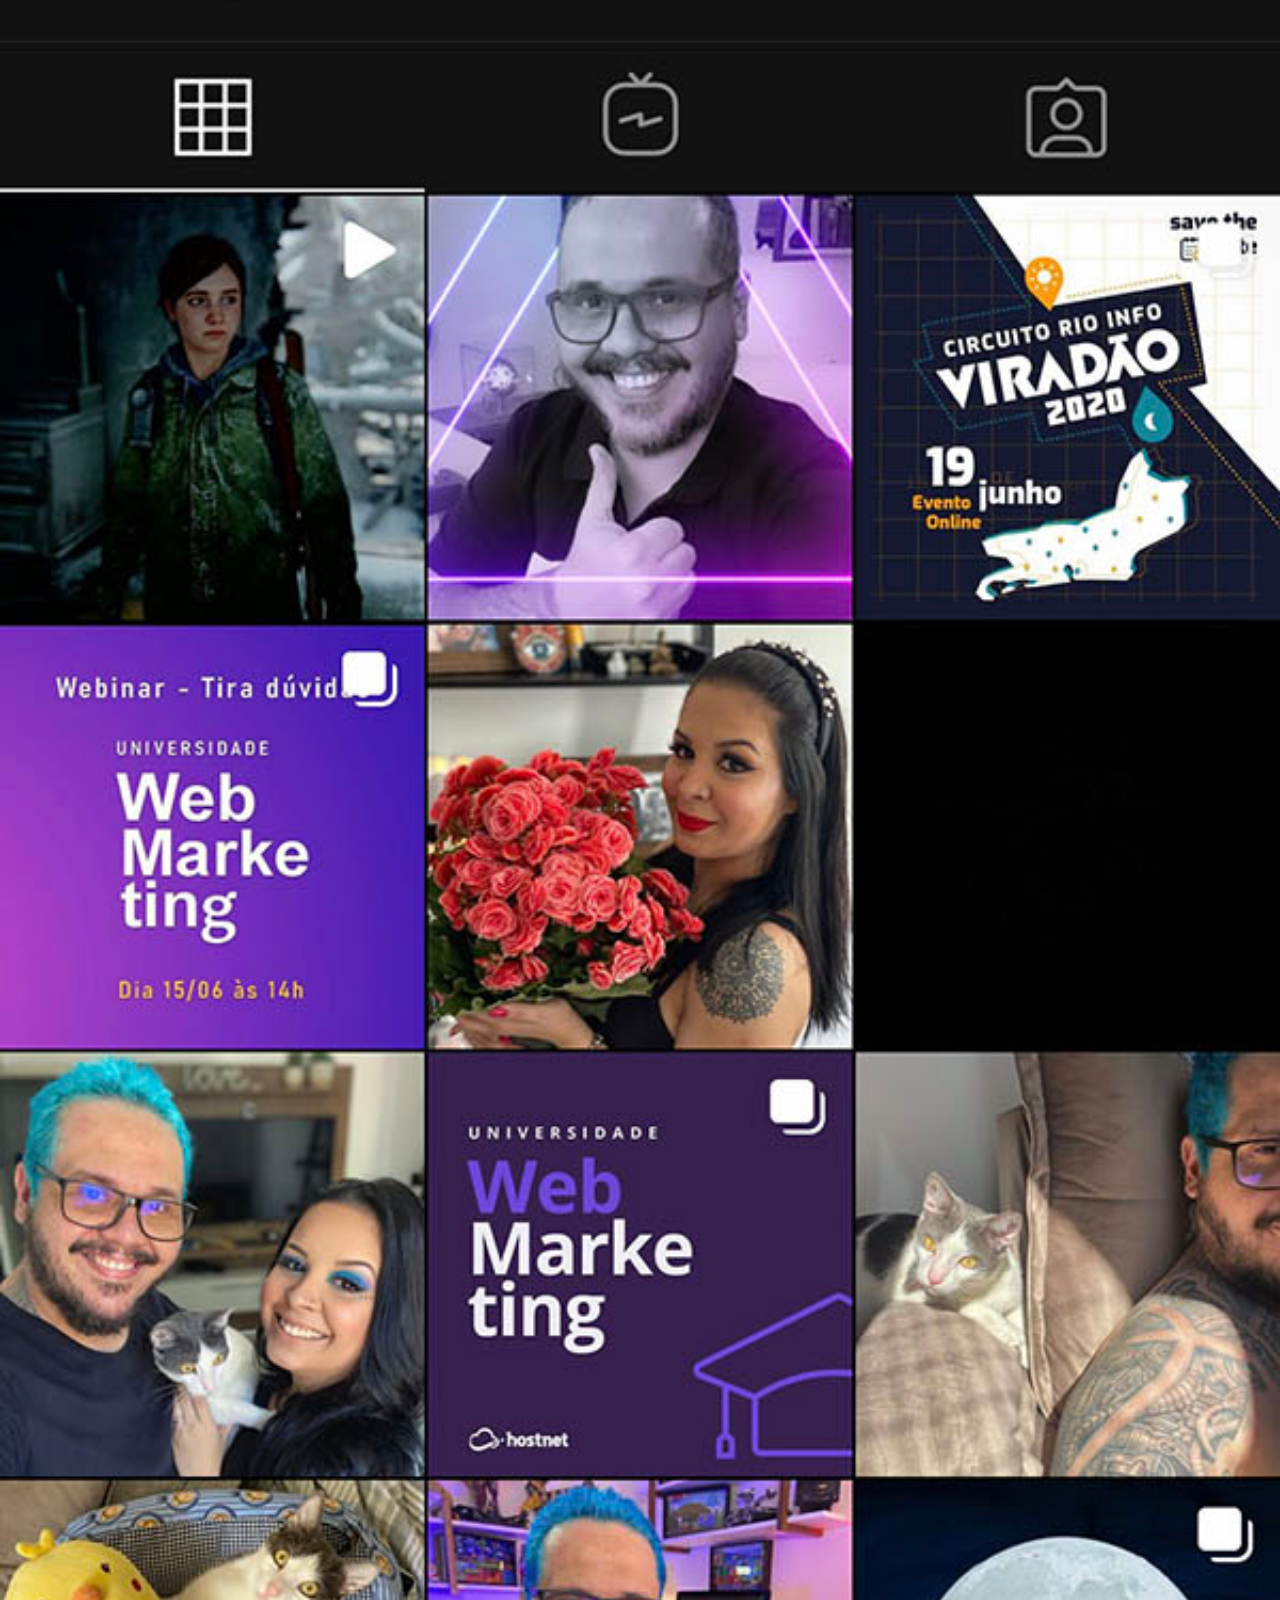
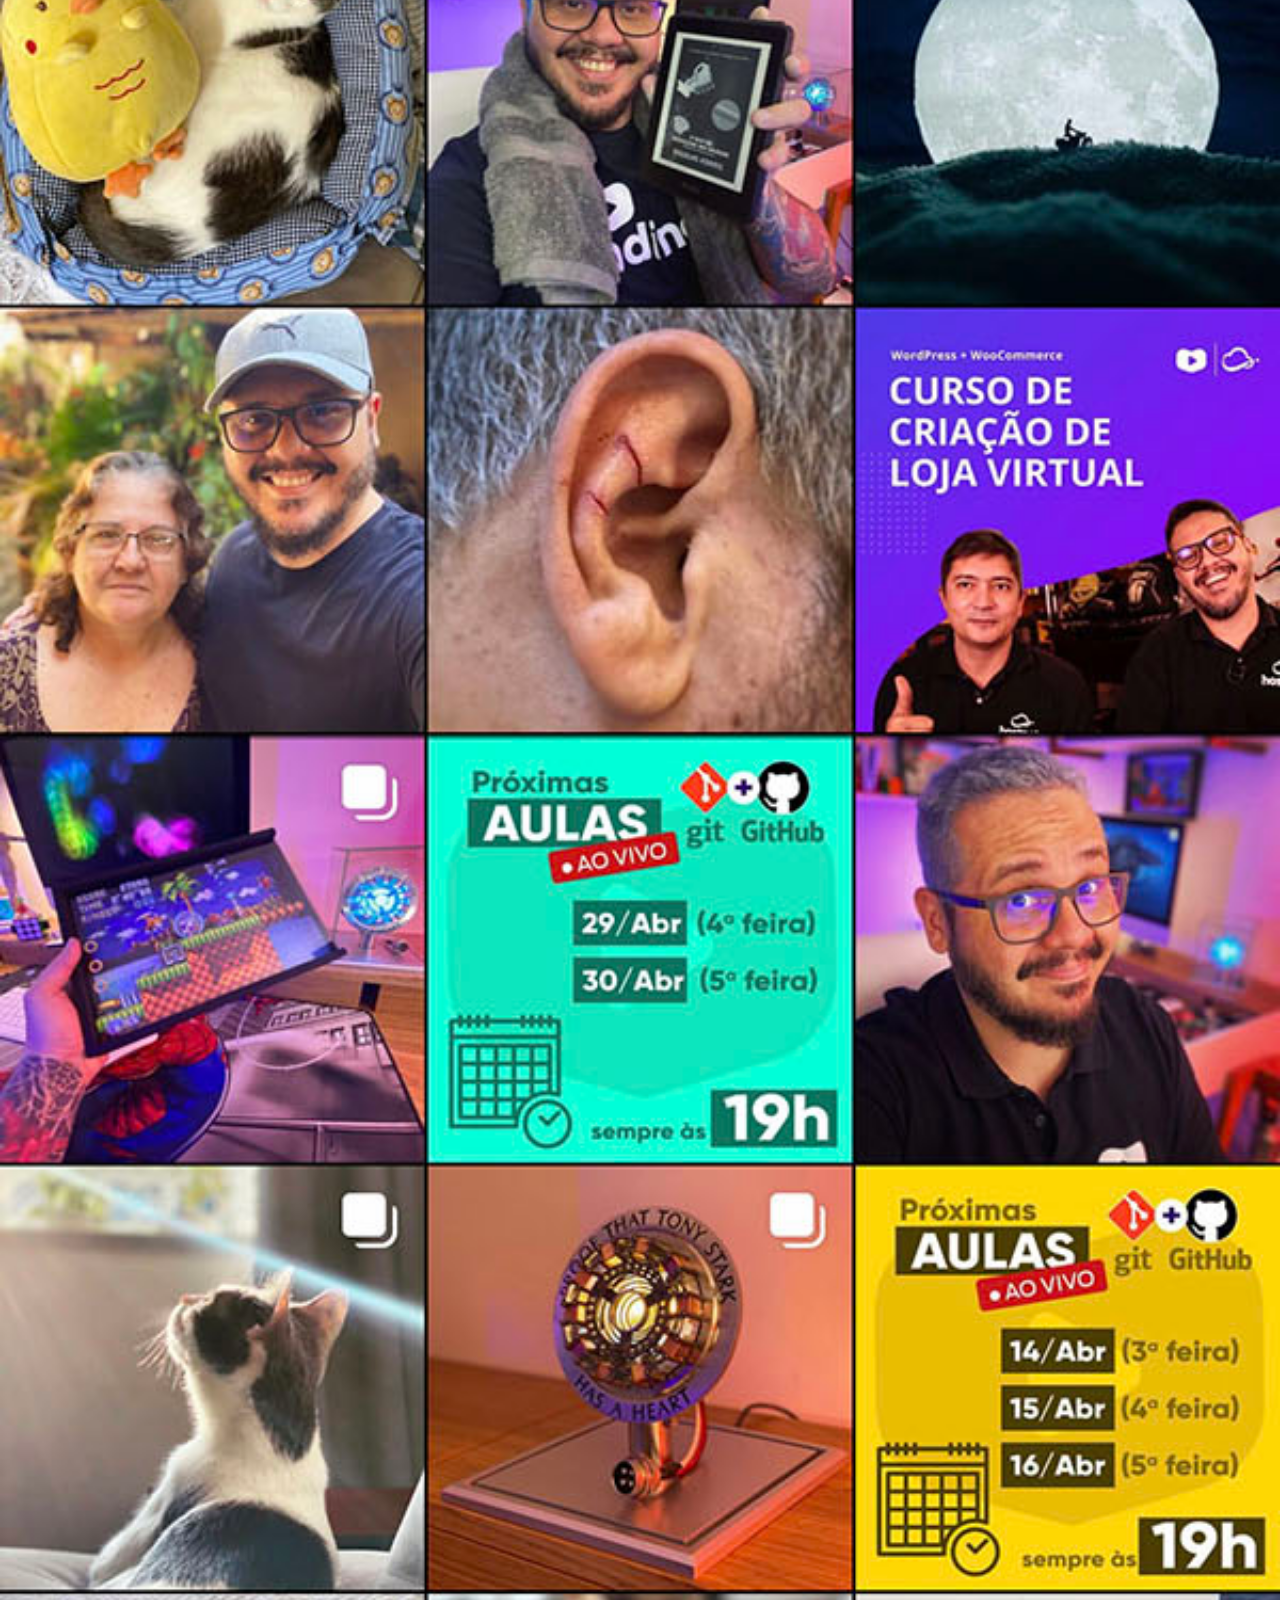
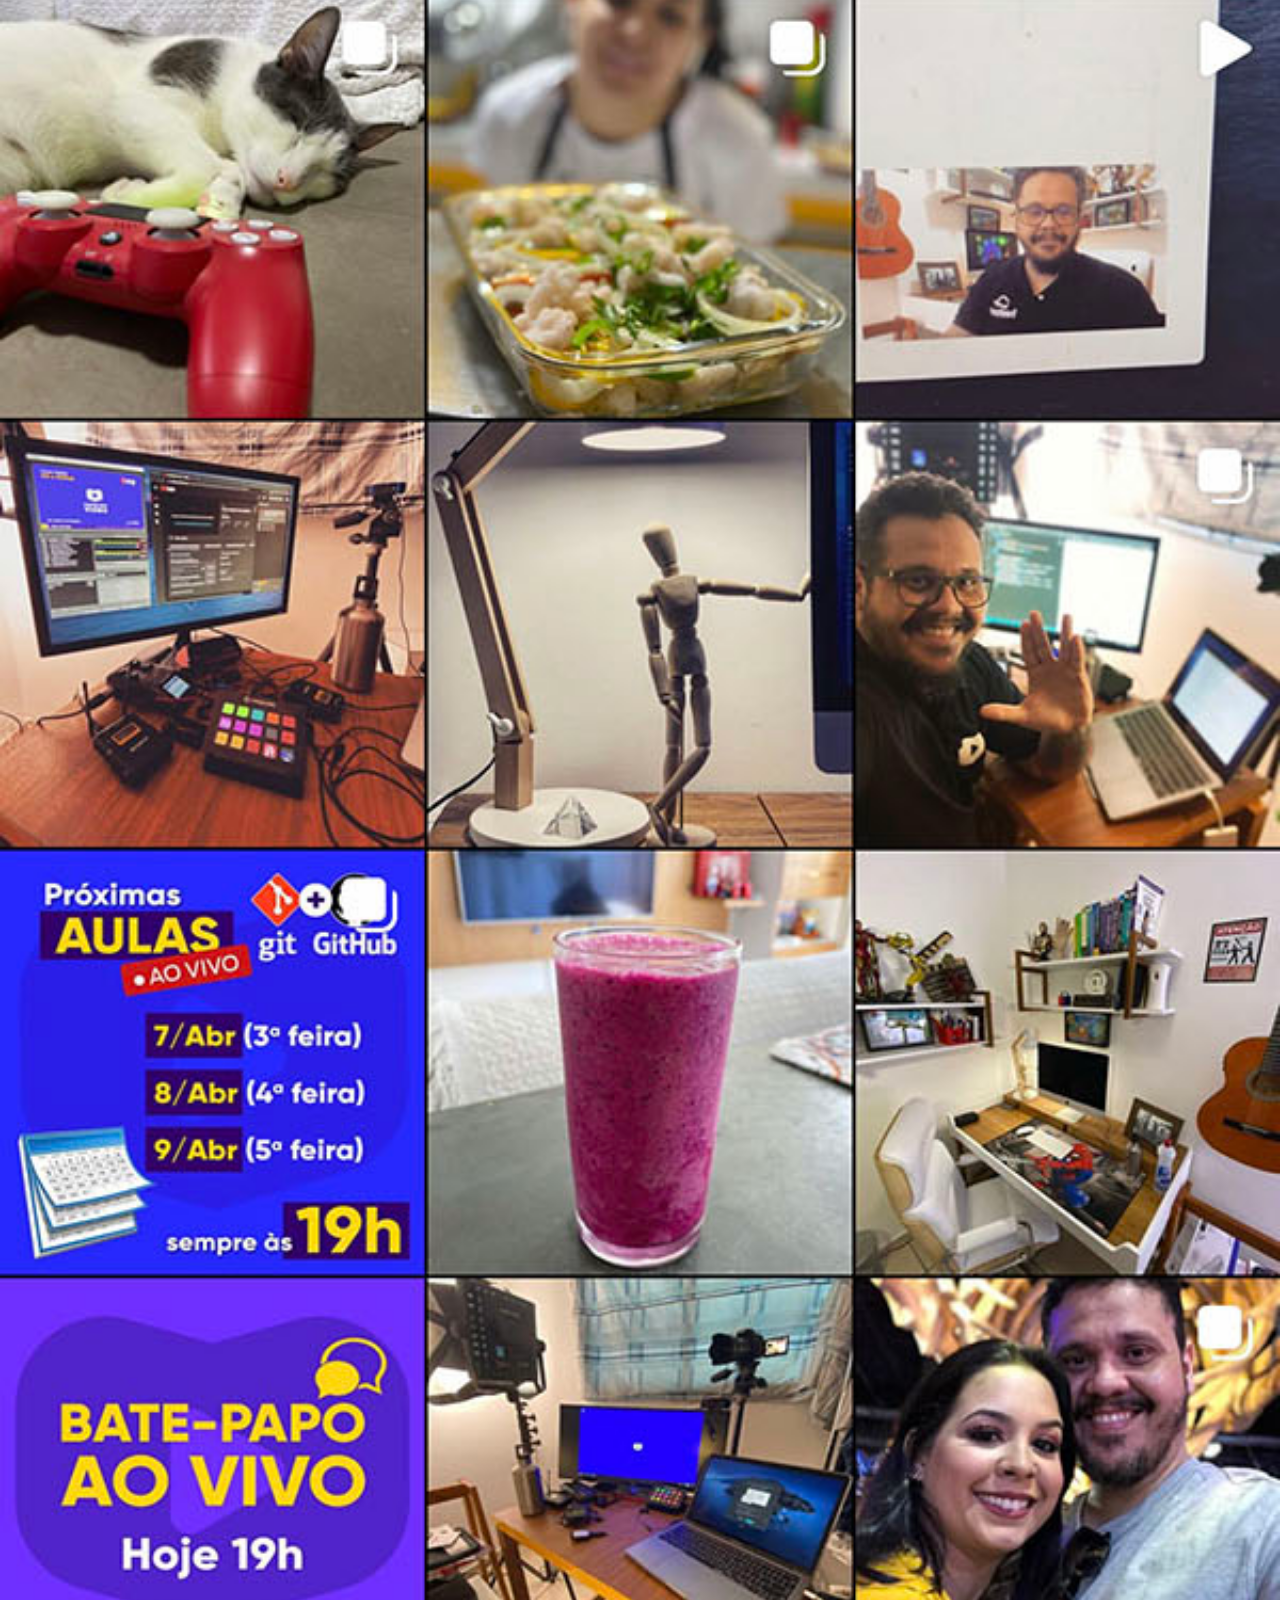
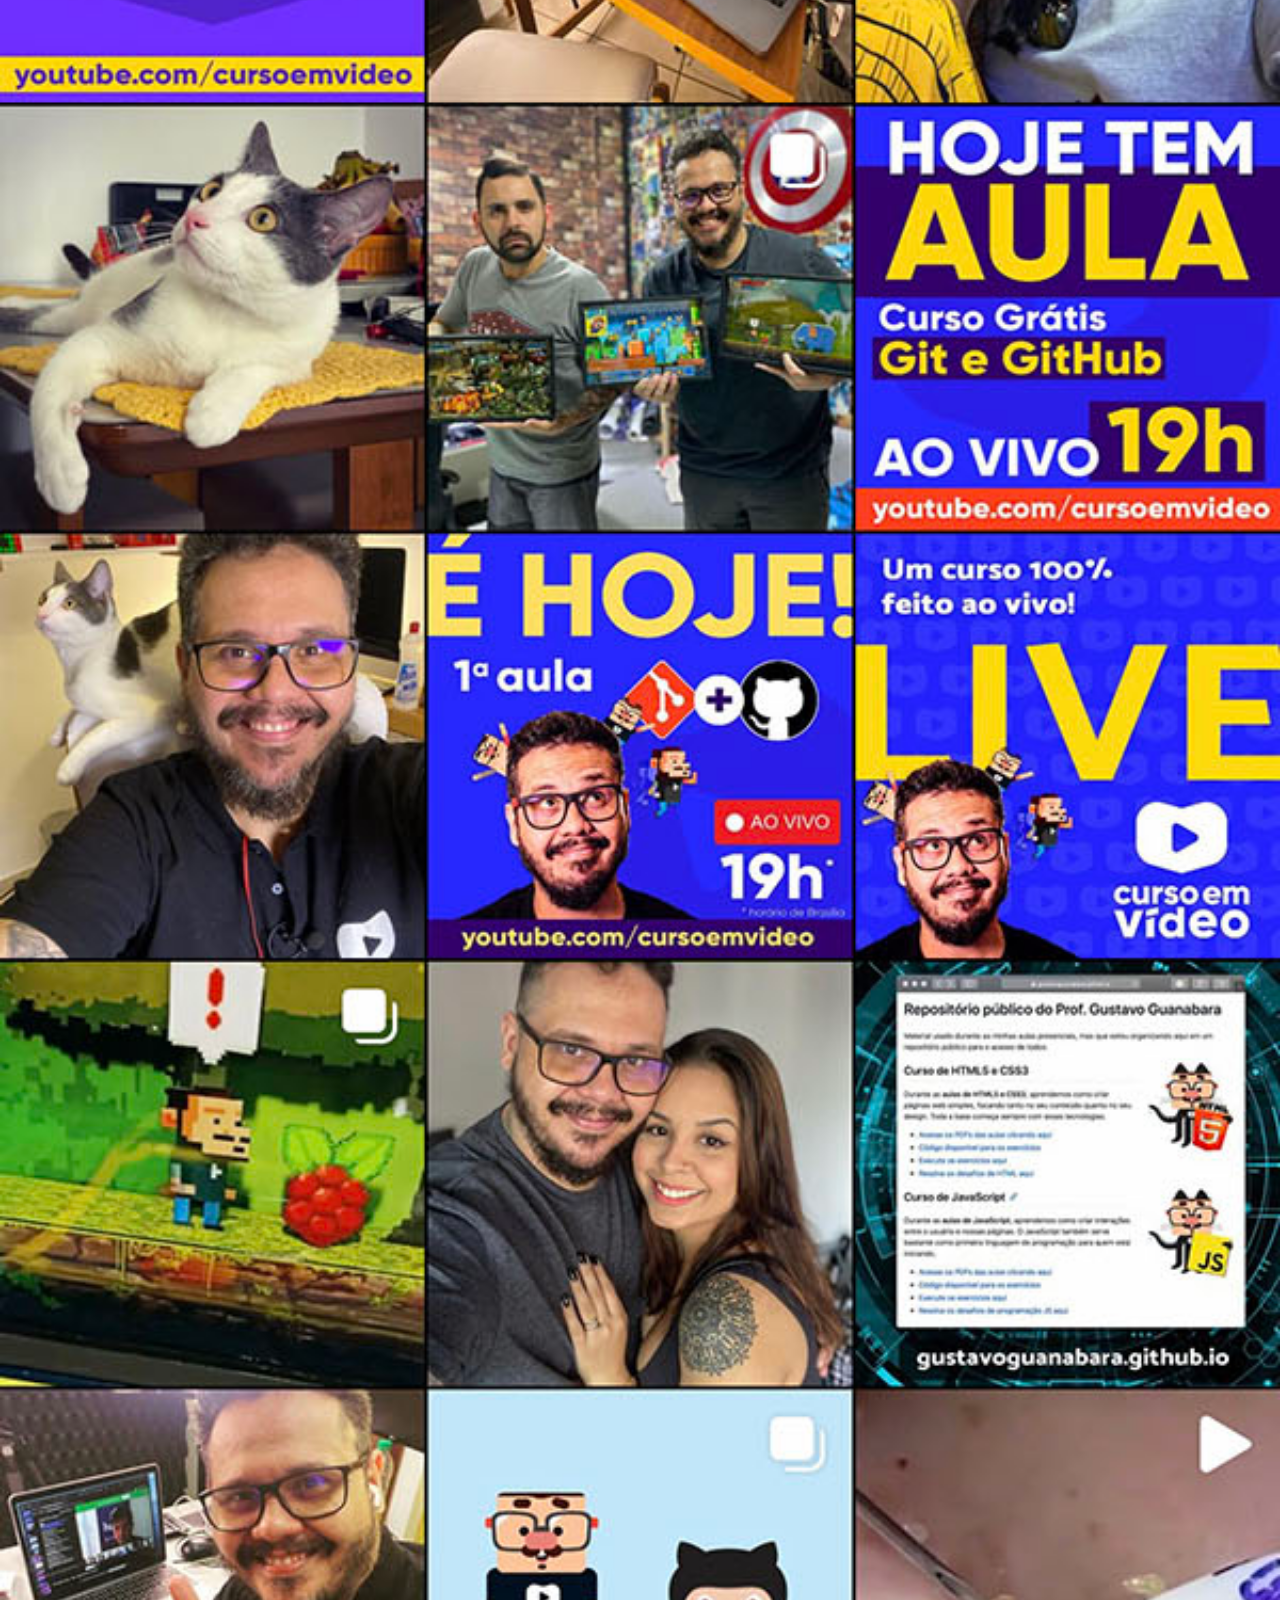
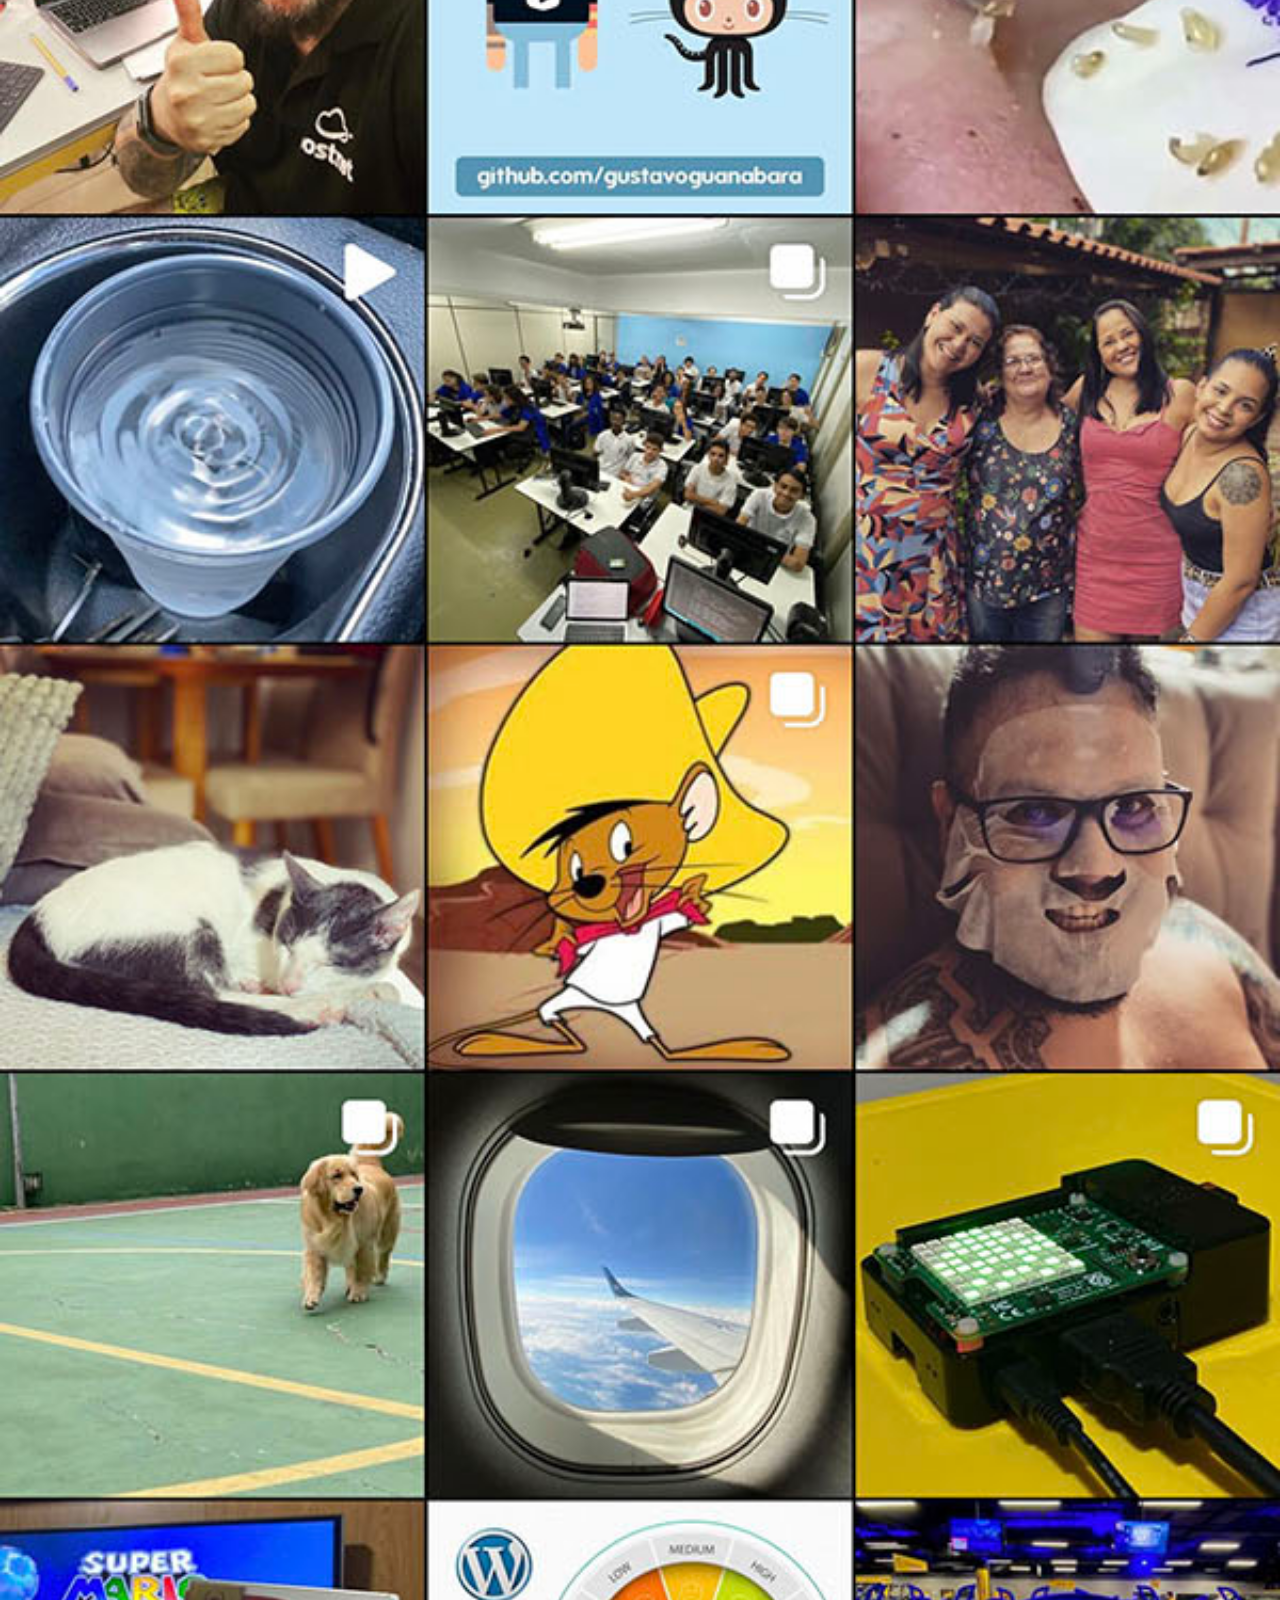
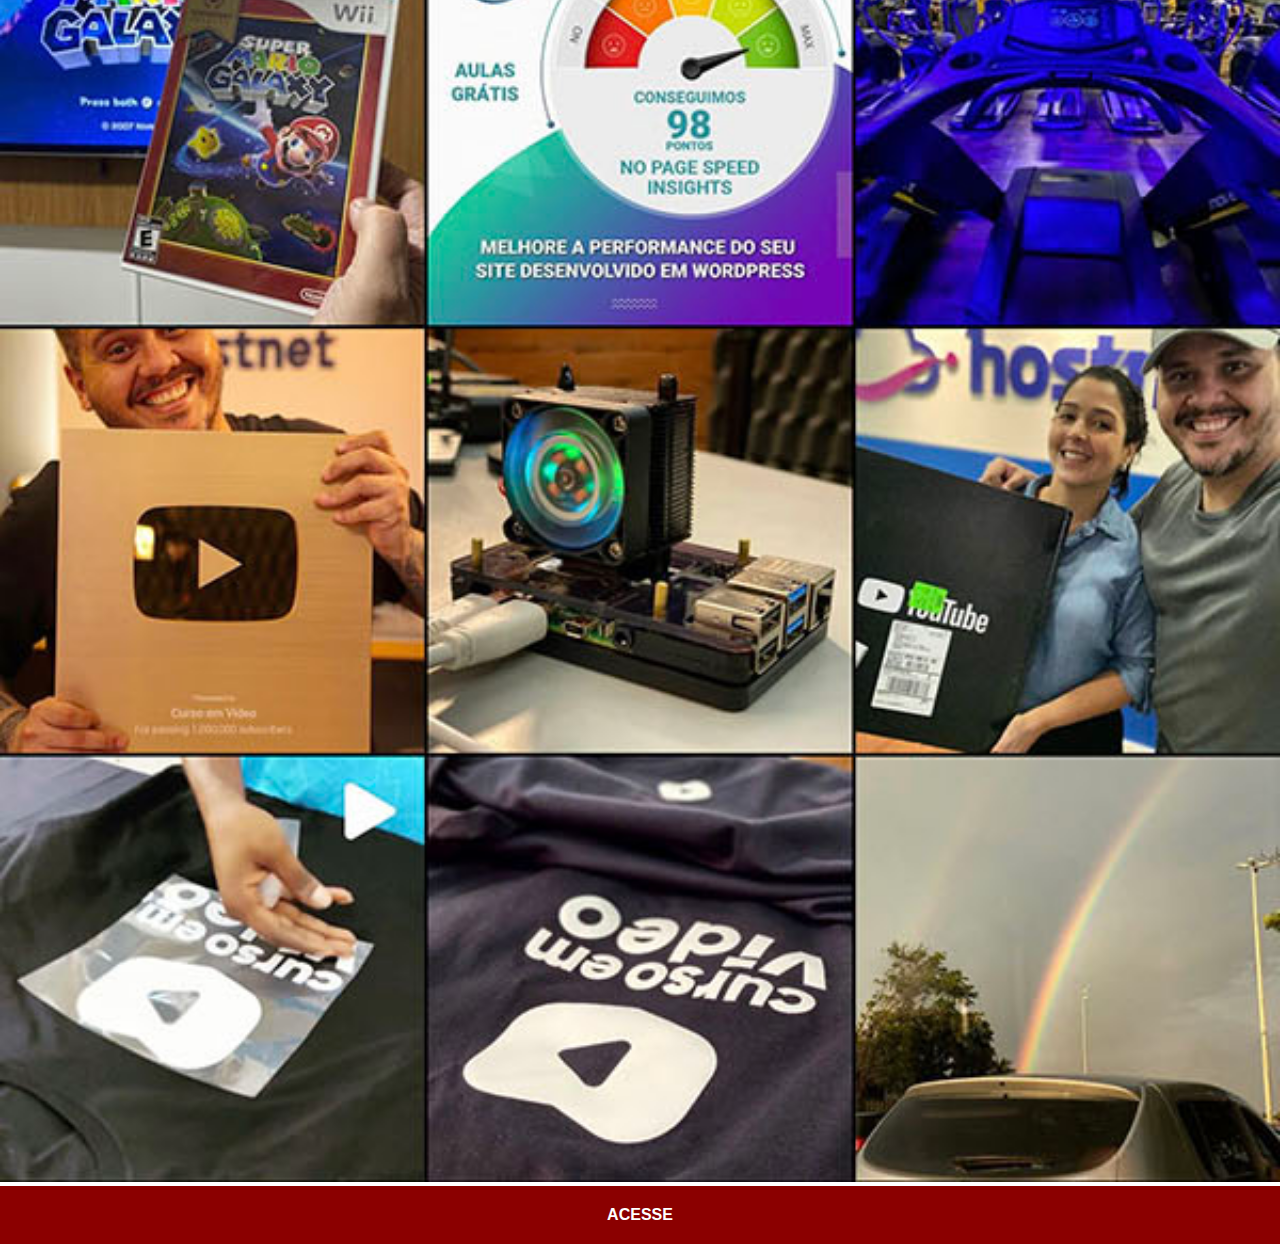
<file: instagram.html>
<!DOCTYPE html>
<html lang="pt-br">
<head>
    <meta charset="UTF-8">
    <meta http-equiv="X-UA-Compatible" content="IE=edge">
    <meta name="viewport" content="width=device-width, initial-scale=1.0">
    <title>Instagram</title>
    <link rel="stylesheet" href="estilos/social.css">
</head>
<body>
    <img src="imagens/tela-instagram.jpg" alt="Instagram">
    <a href="https://www.instagram.com/gustavoguanabara/" target="_blank">ACESSE</a>
    
</body>
</html>
</file>
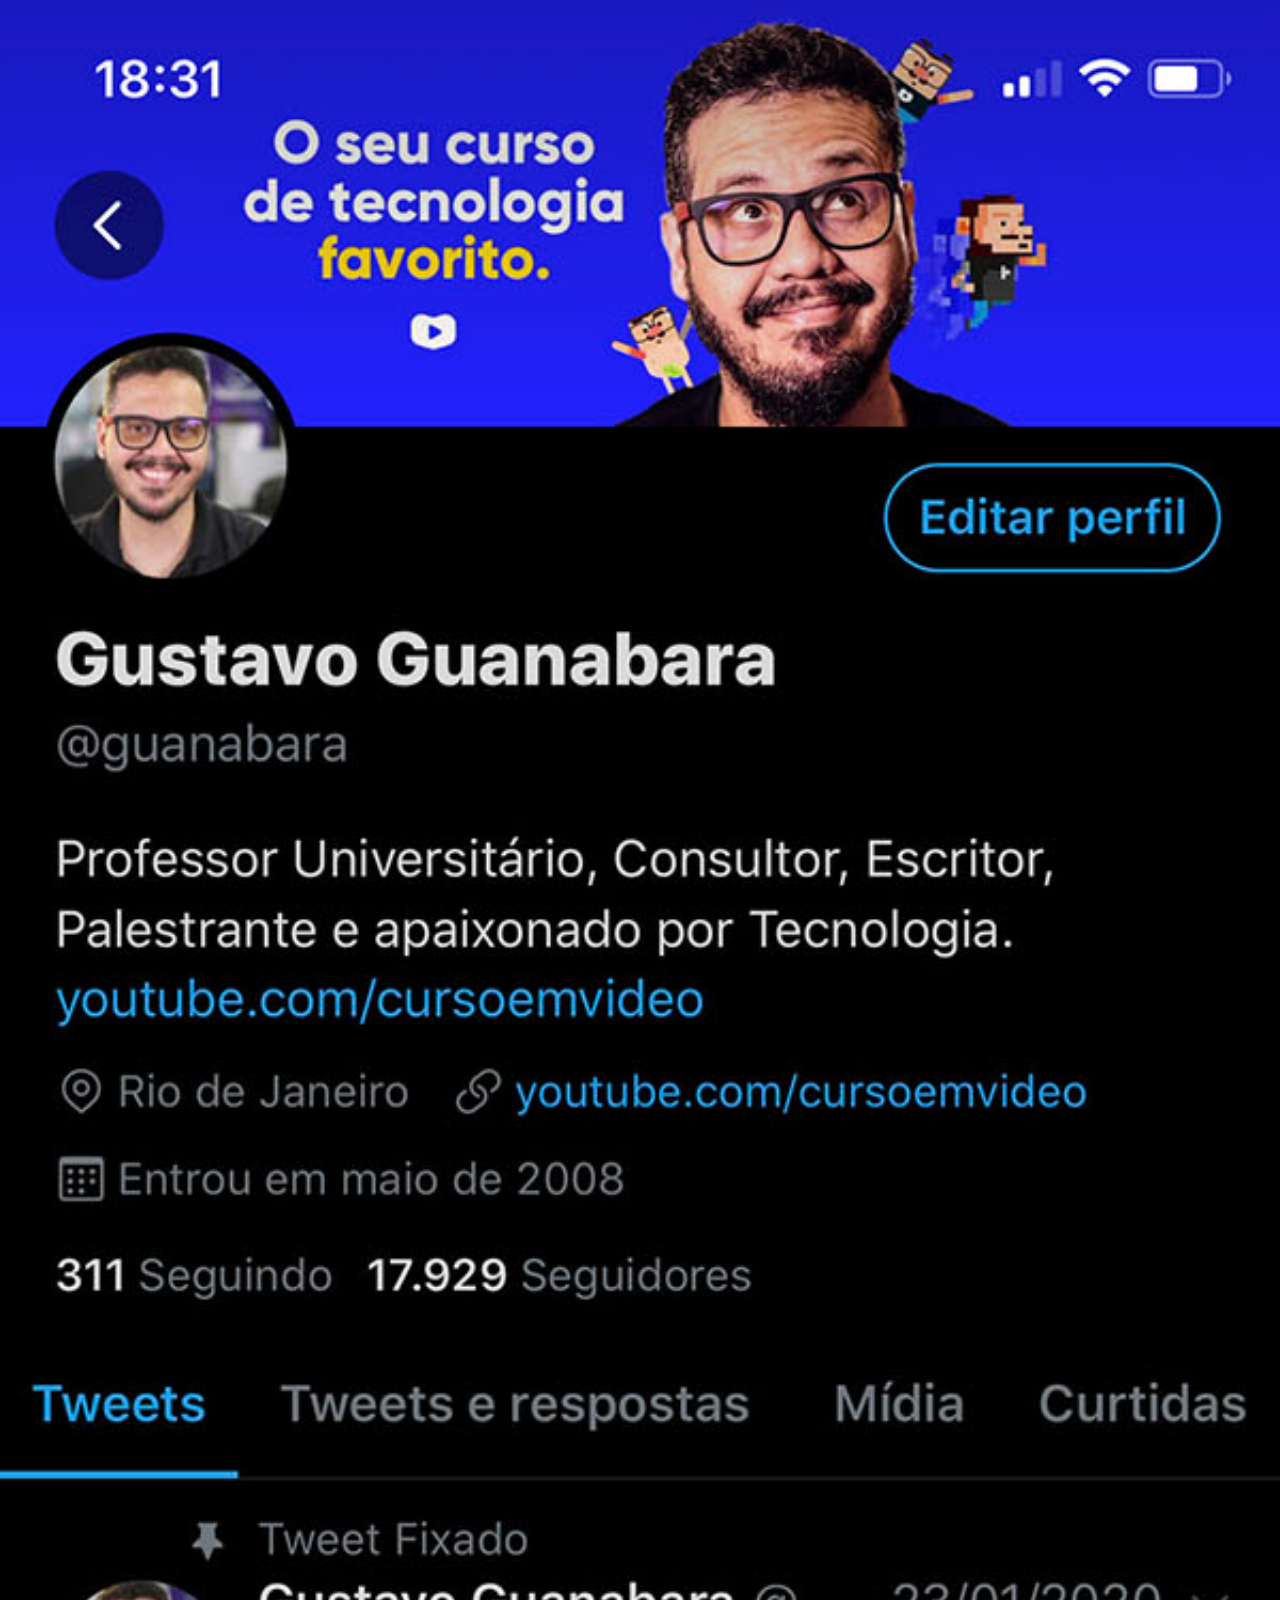
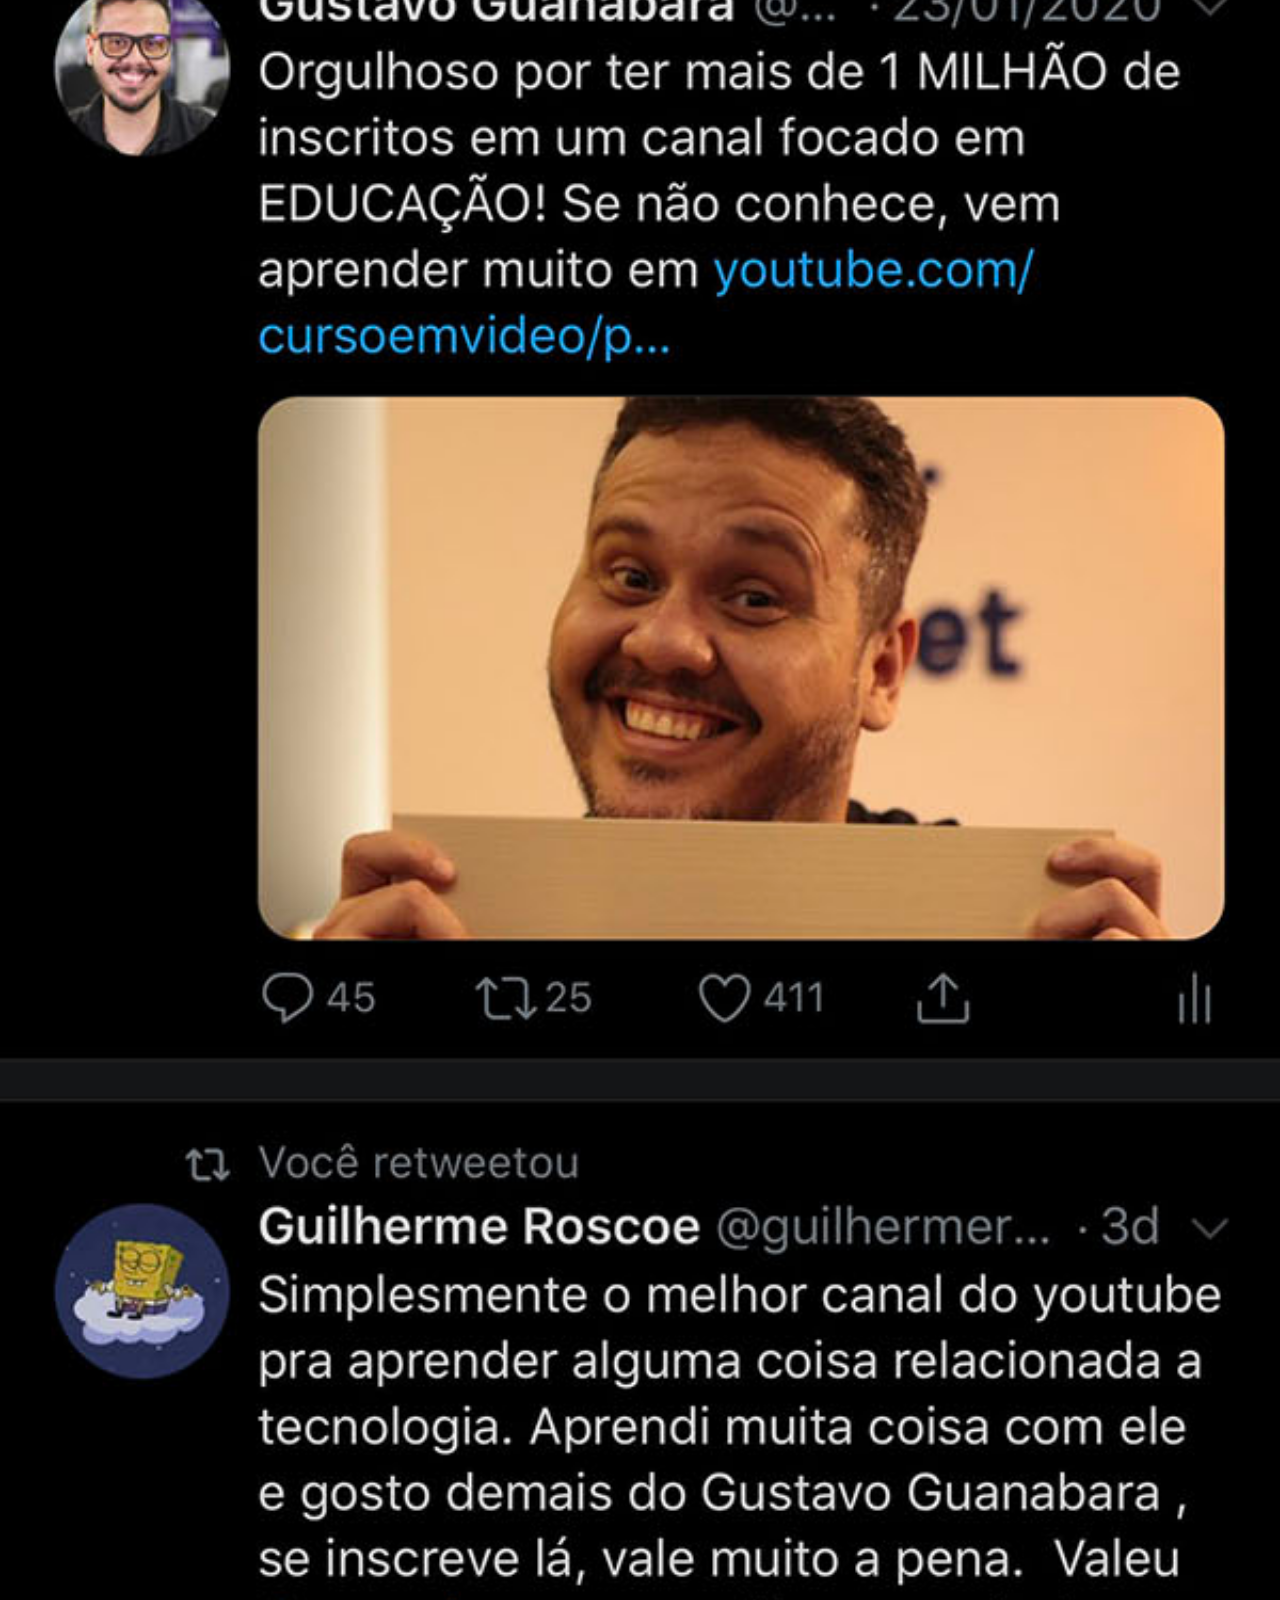
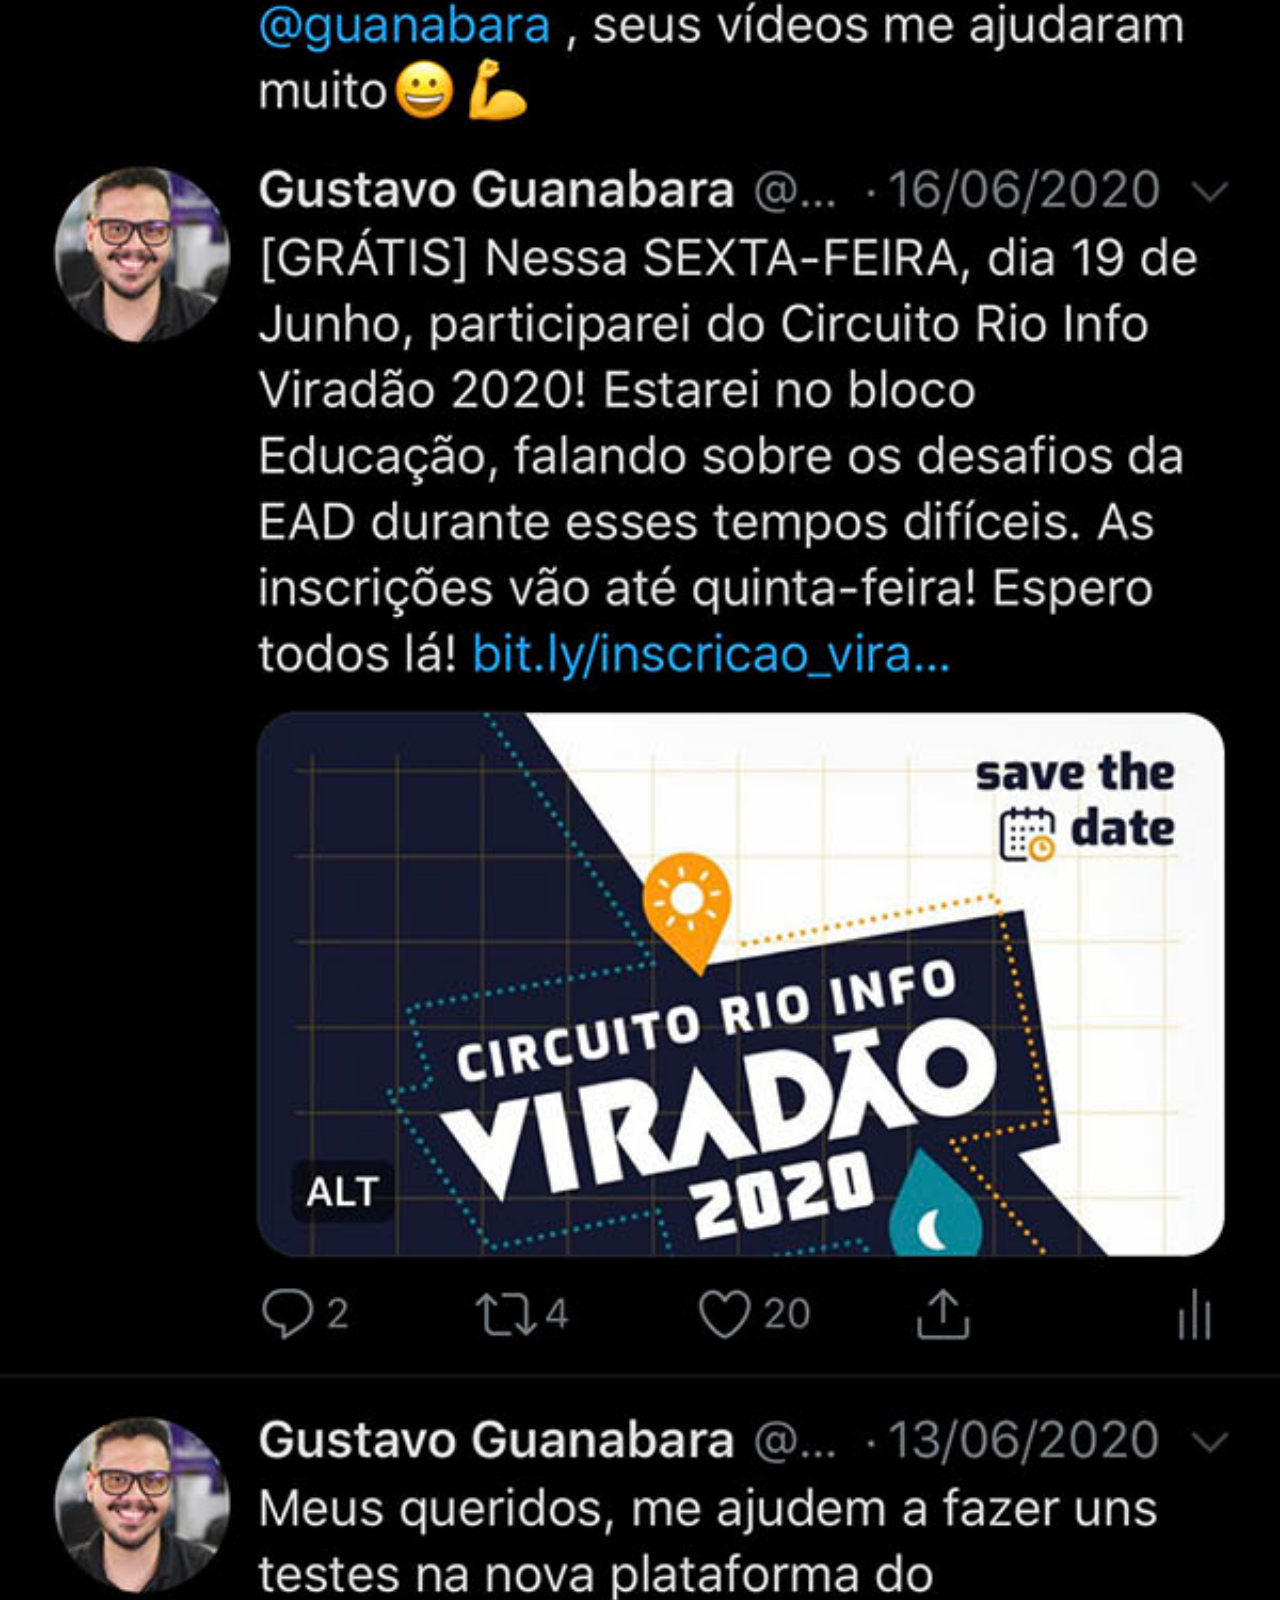
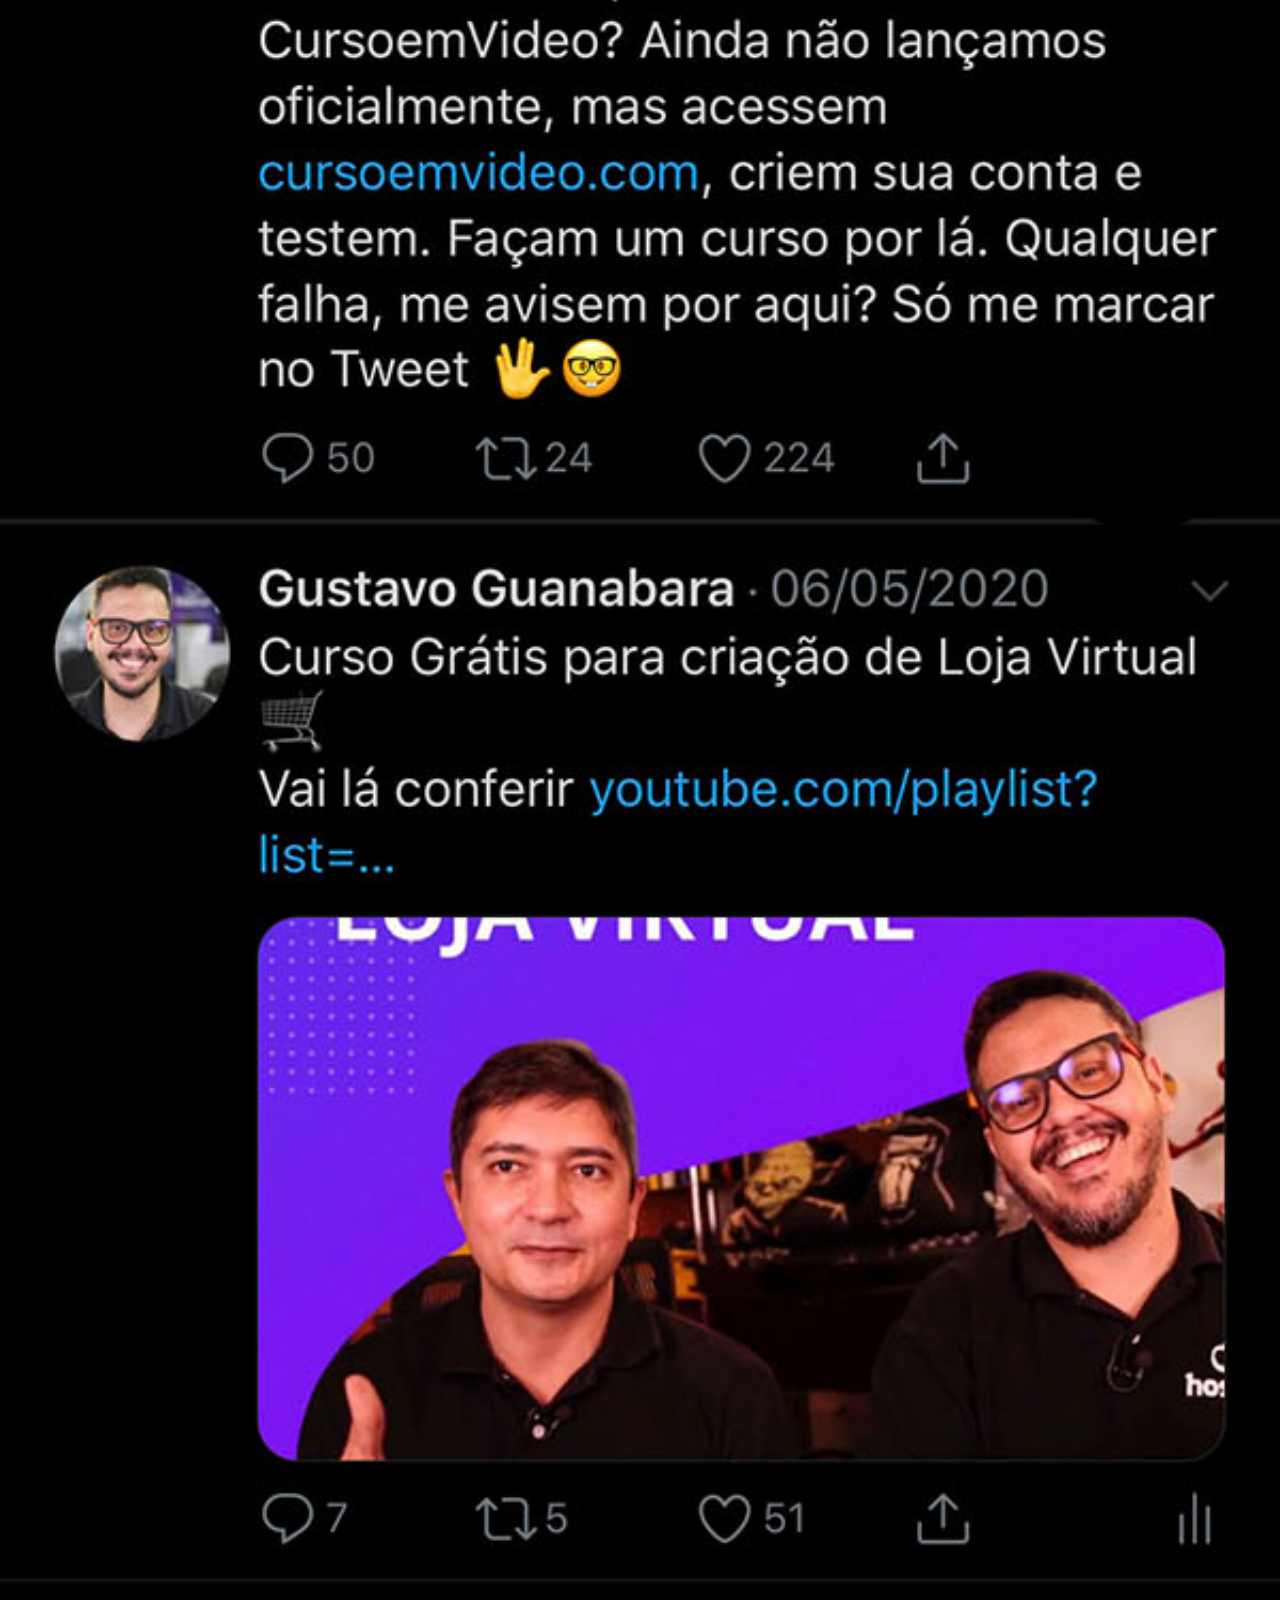
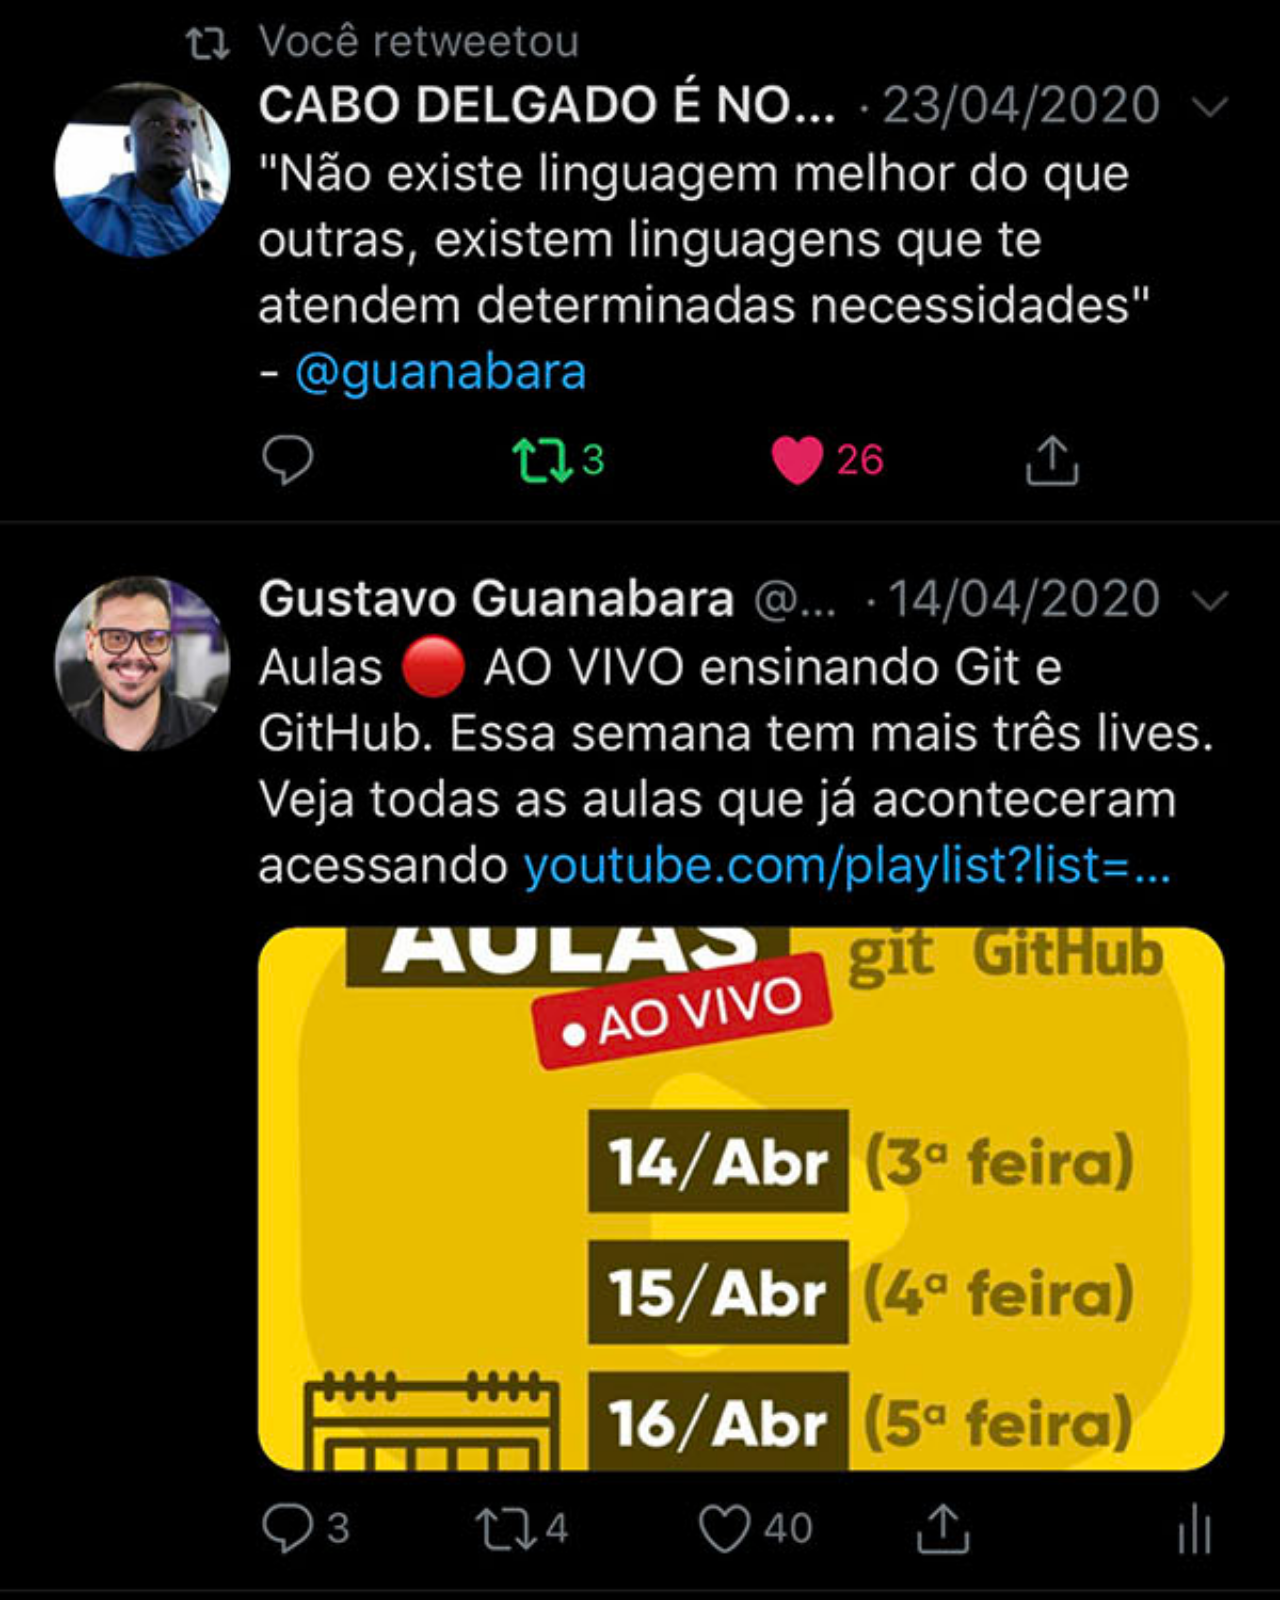
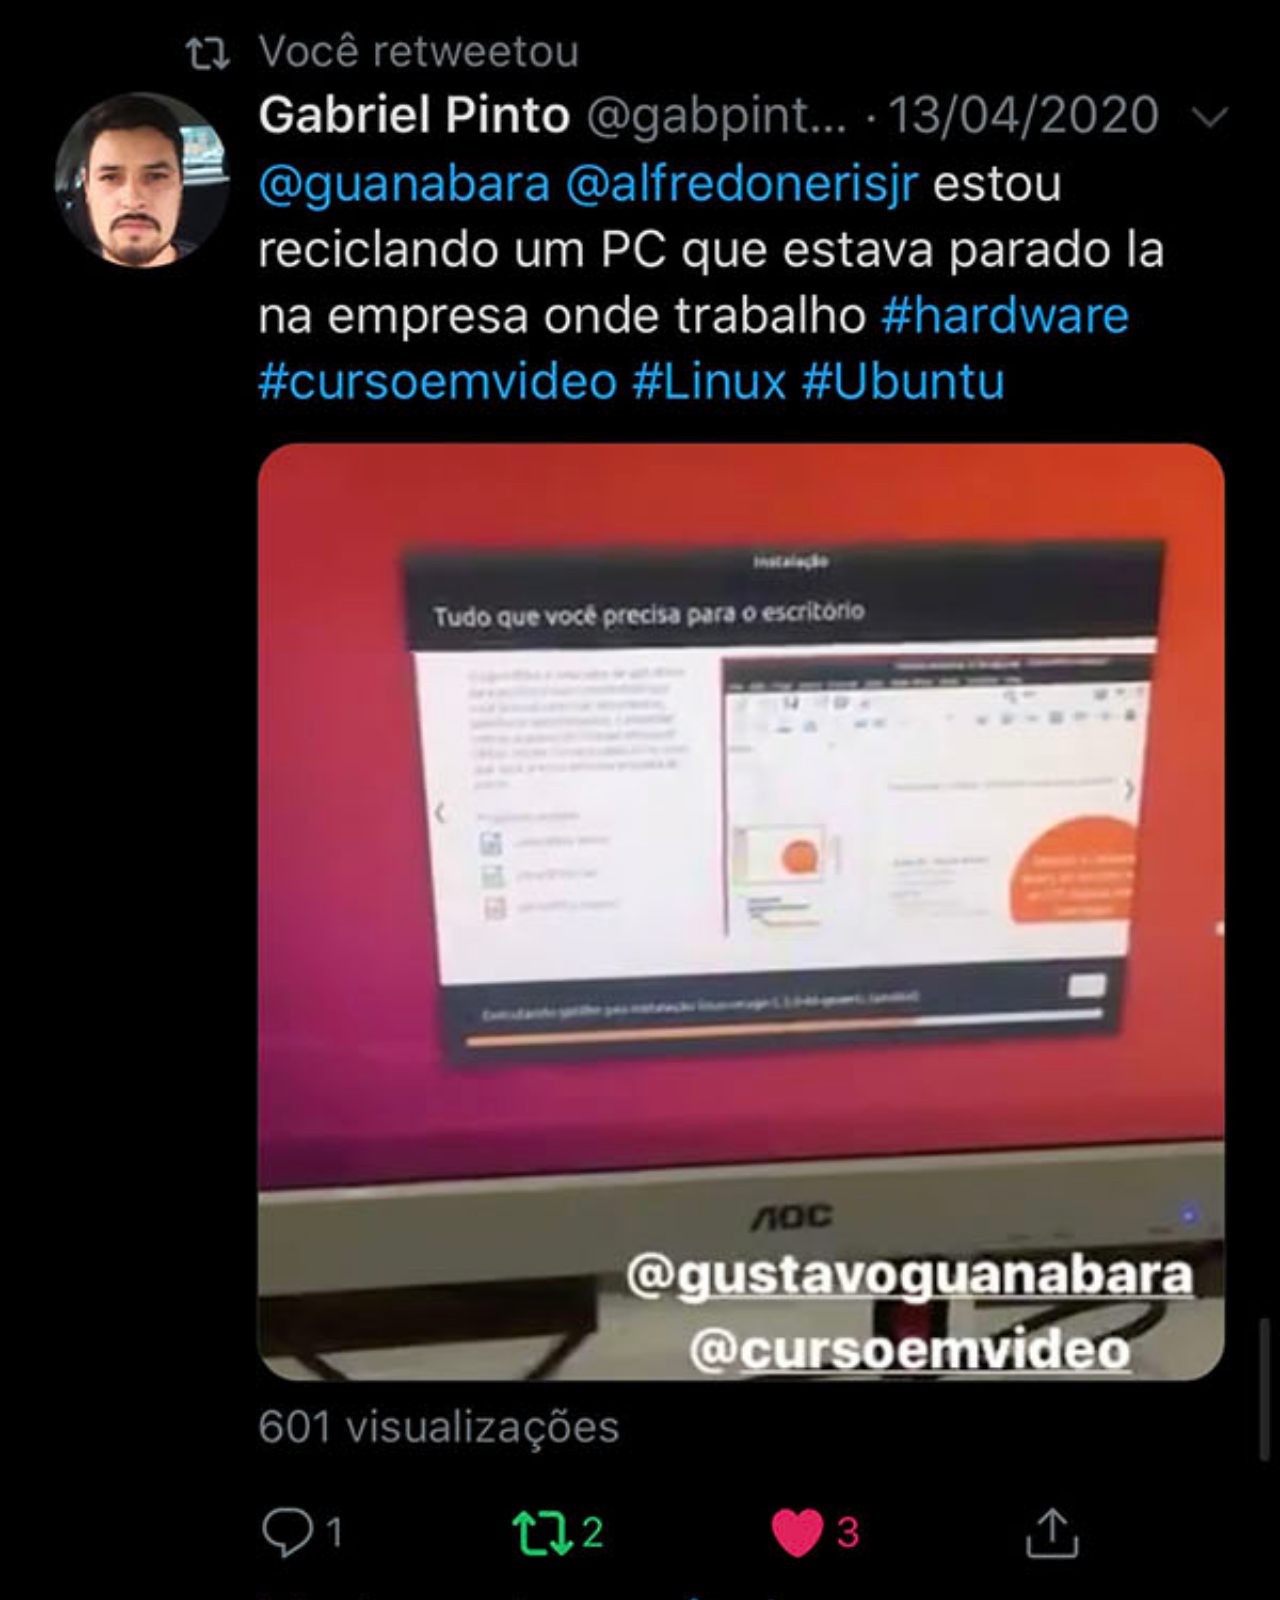
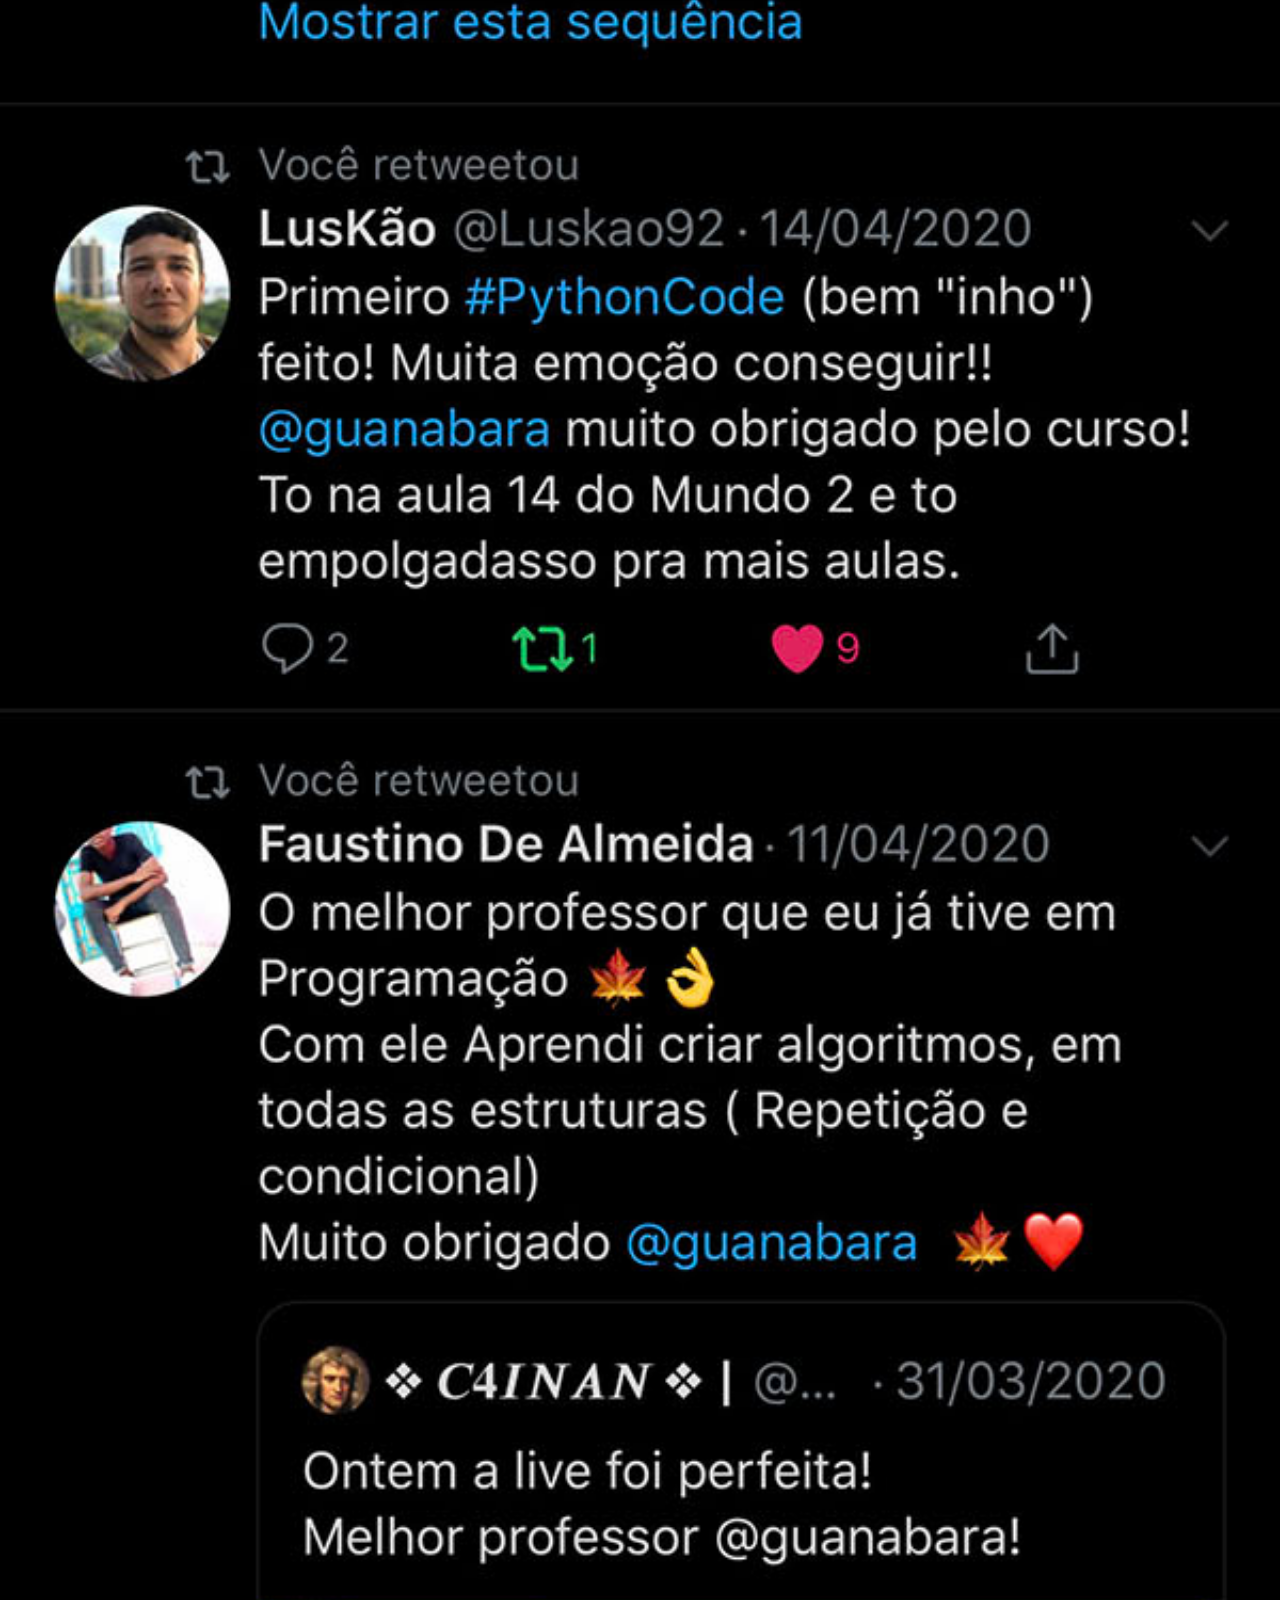
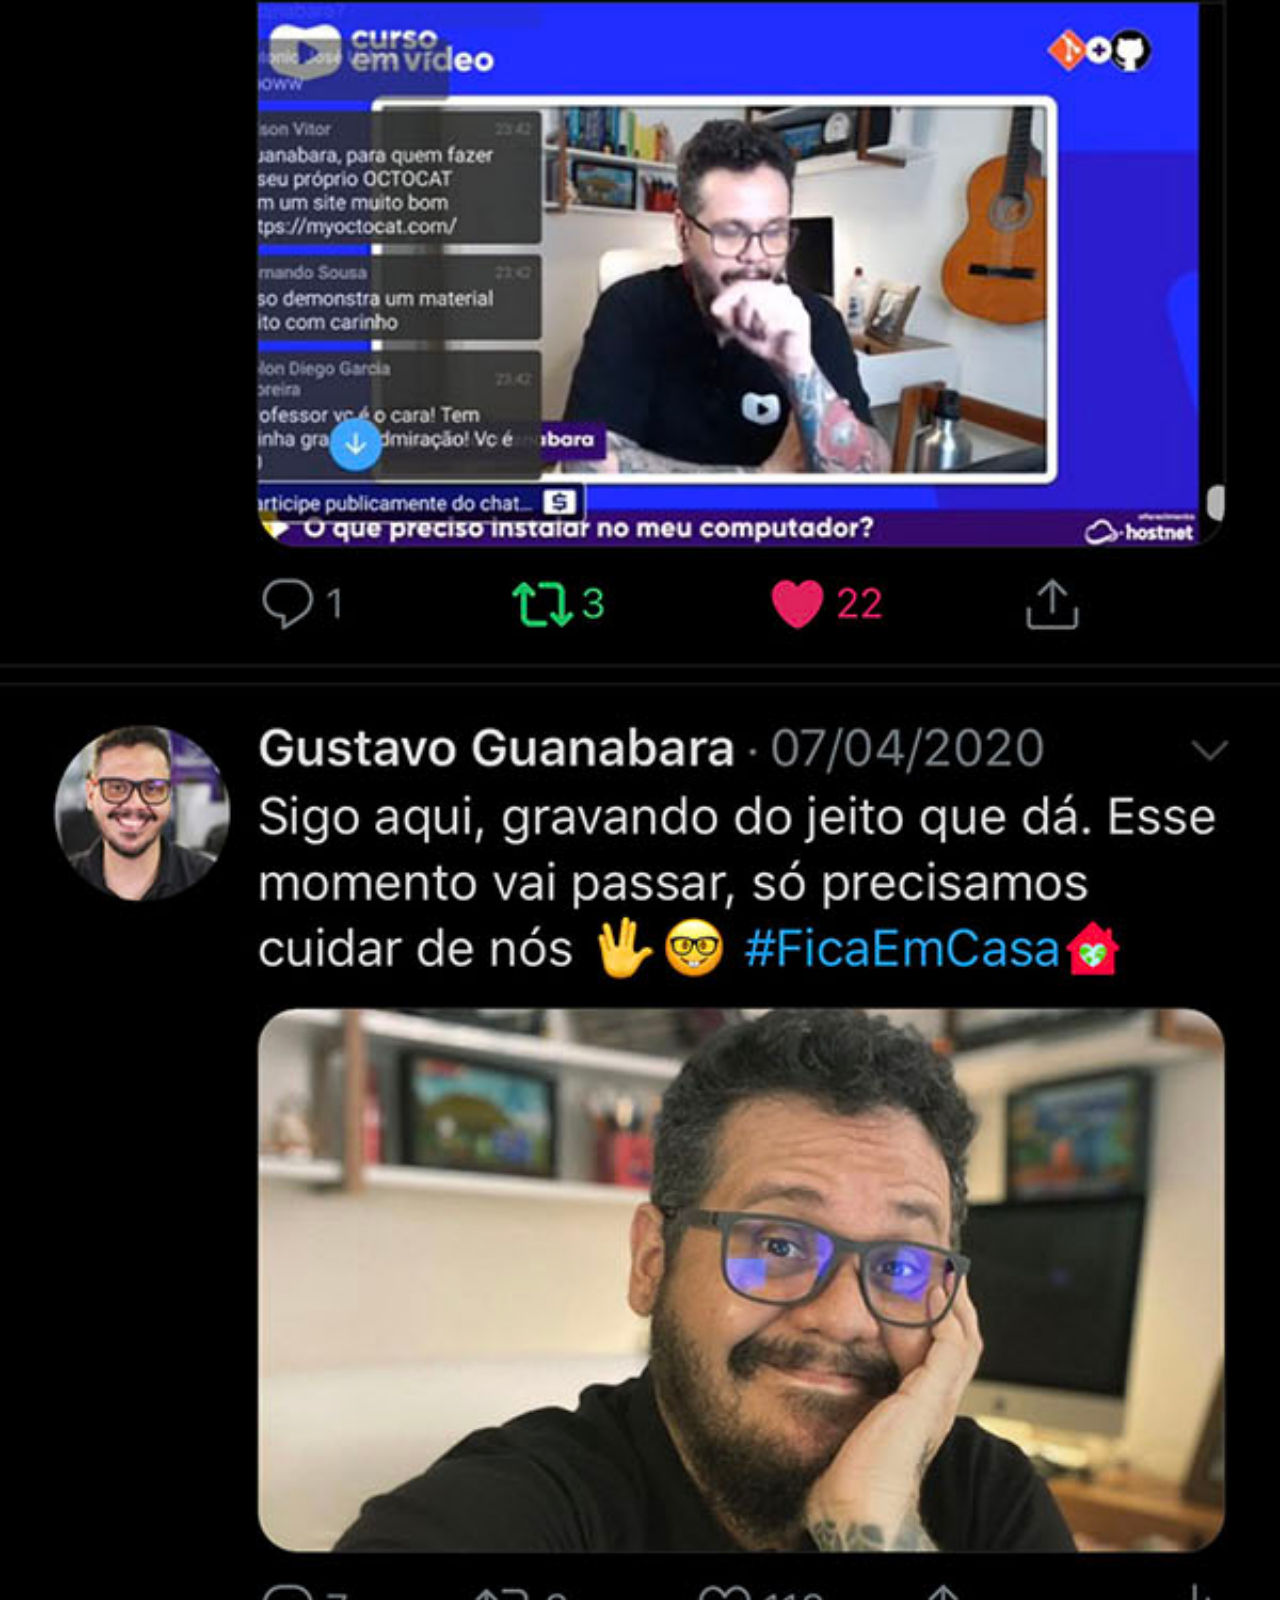
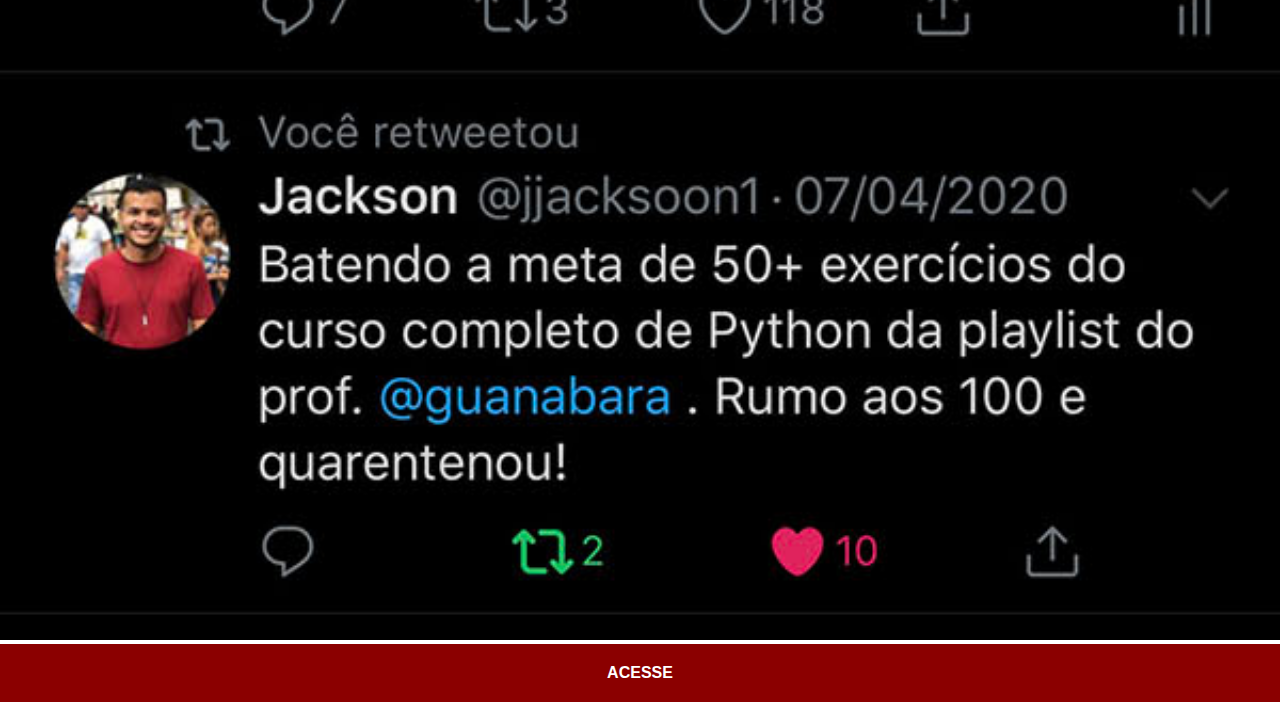
<file: twitter.html>
<!DOCTYPE html>
<html lang="pt-br">
<head>
    <meta charset="UTF-8">
    <meta http-equiv="X-UA-Compatible" content="IE=edge">
    <meta name="viewport" content="width=device-width, initial-scale=1.0">
    <title>Twitter</title>
    <link rel="stylesheet" href="estilos/social.css">
</head>
<body>
    <img src="imagens/tela-twitter.jpg" alt="Twitter">
    <a href="https://twitter.com/guanabara" target="_blank">ACESSE</a>
    
</body>
</html>
</file>
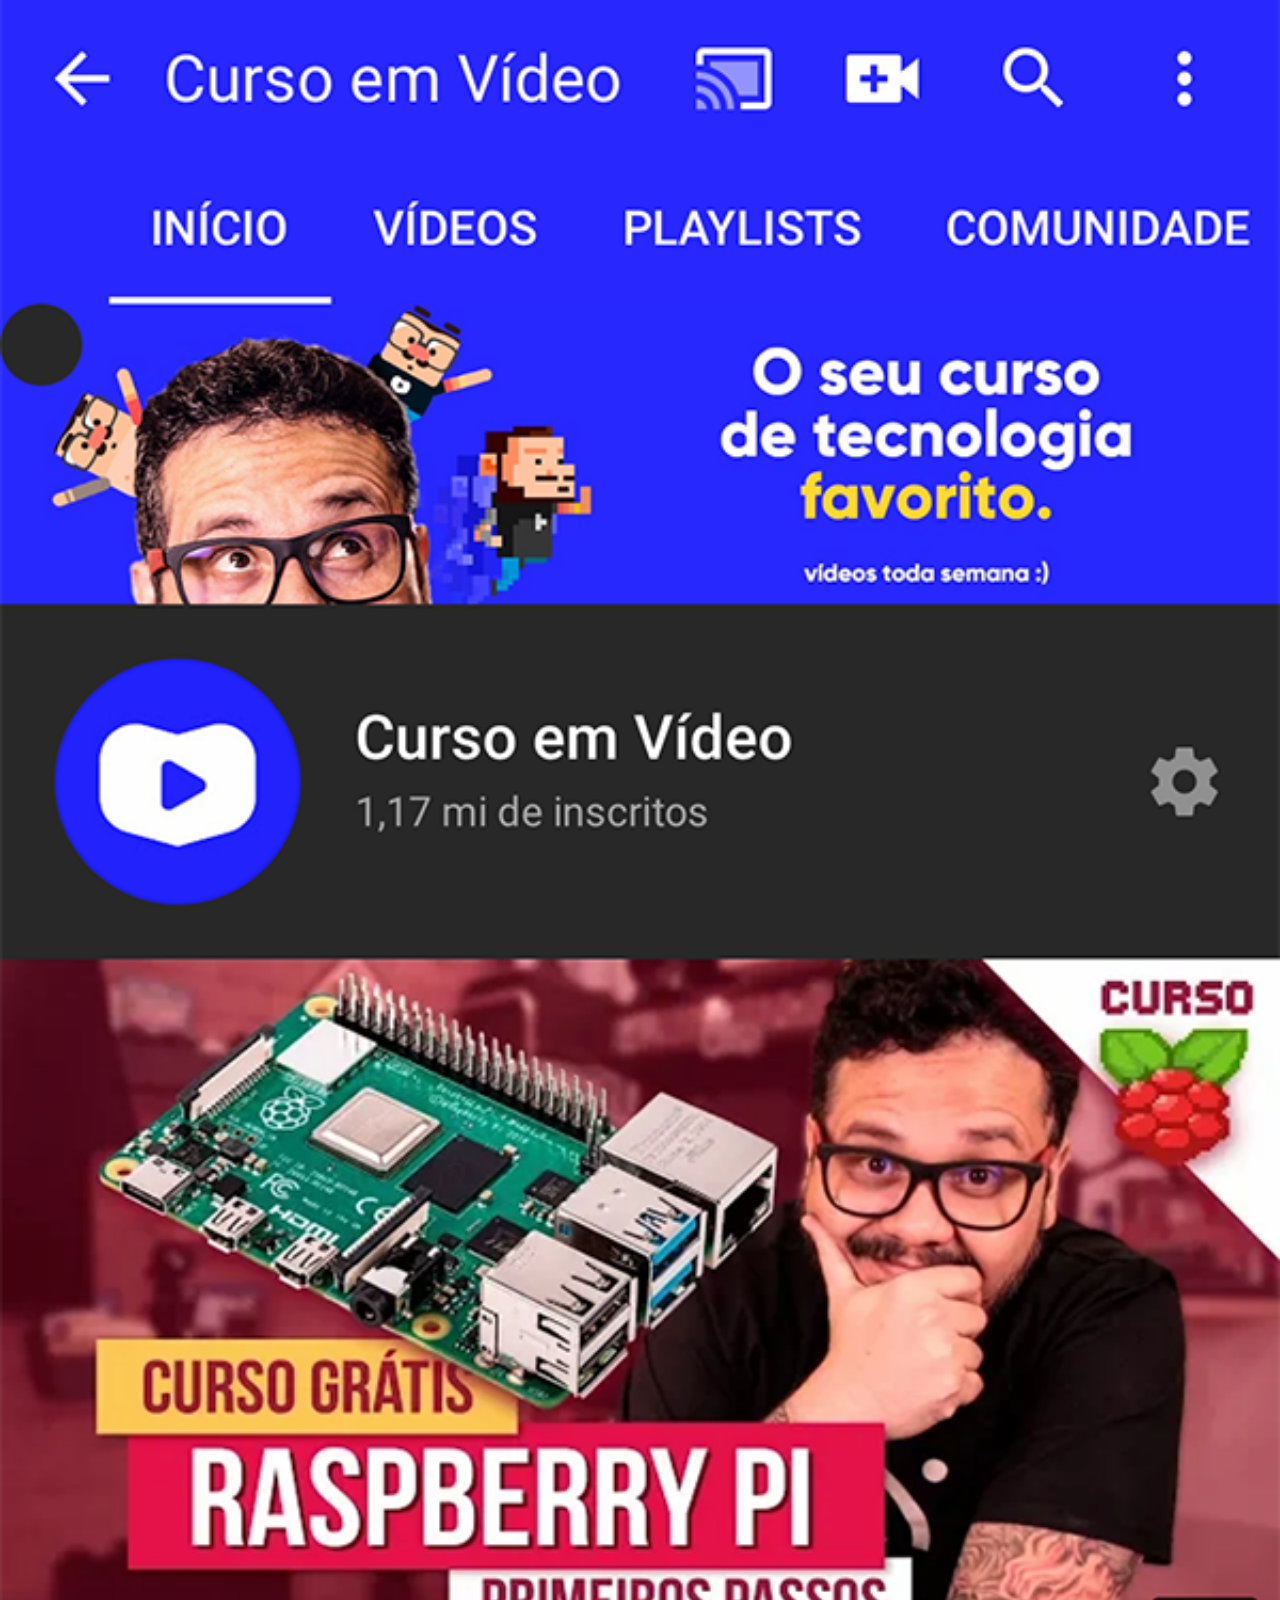
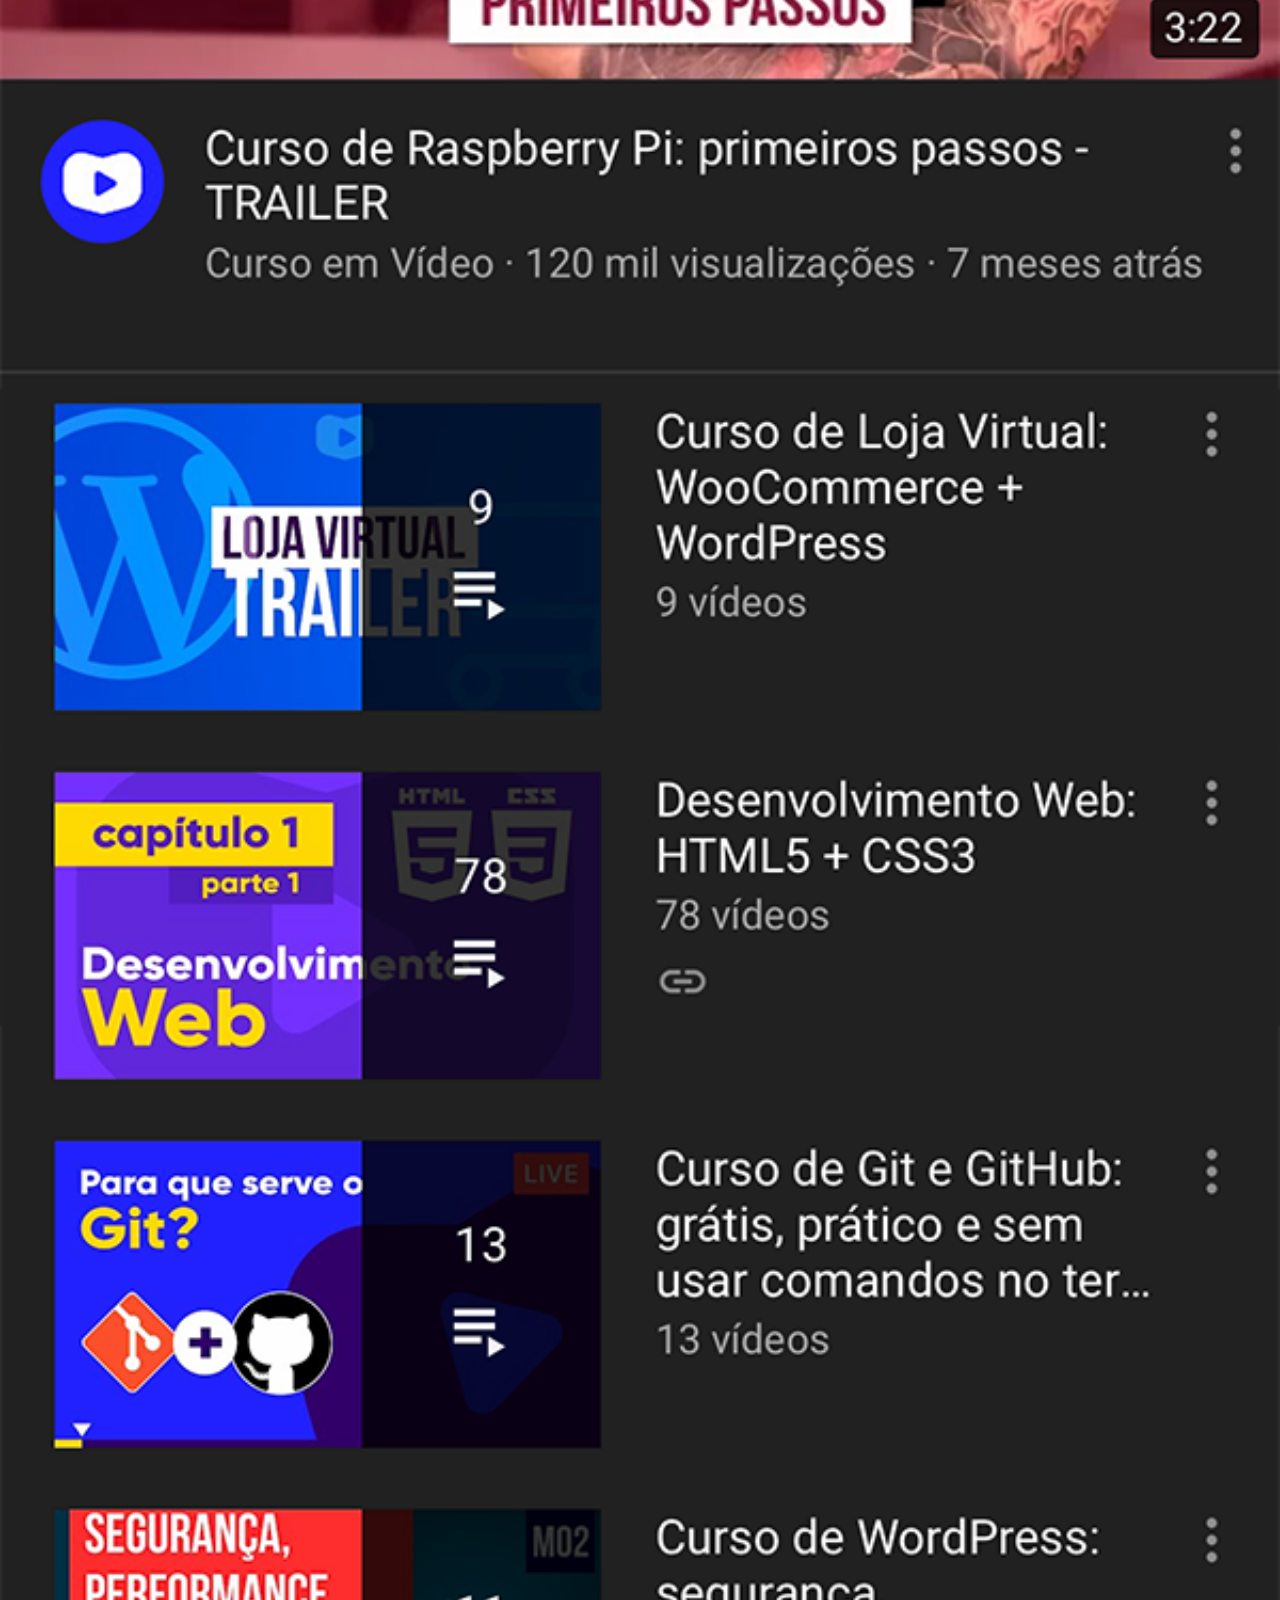
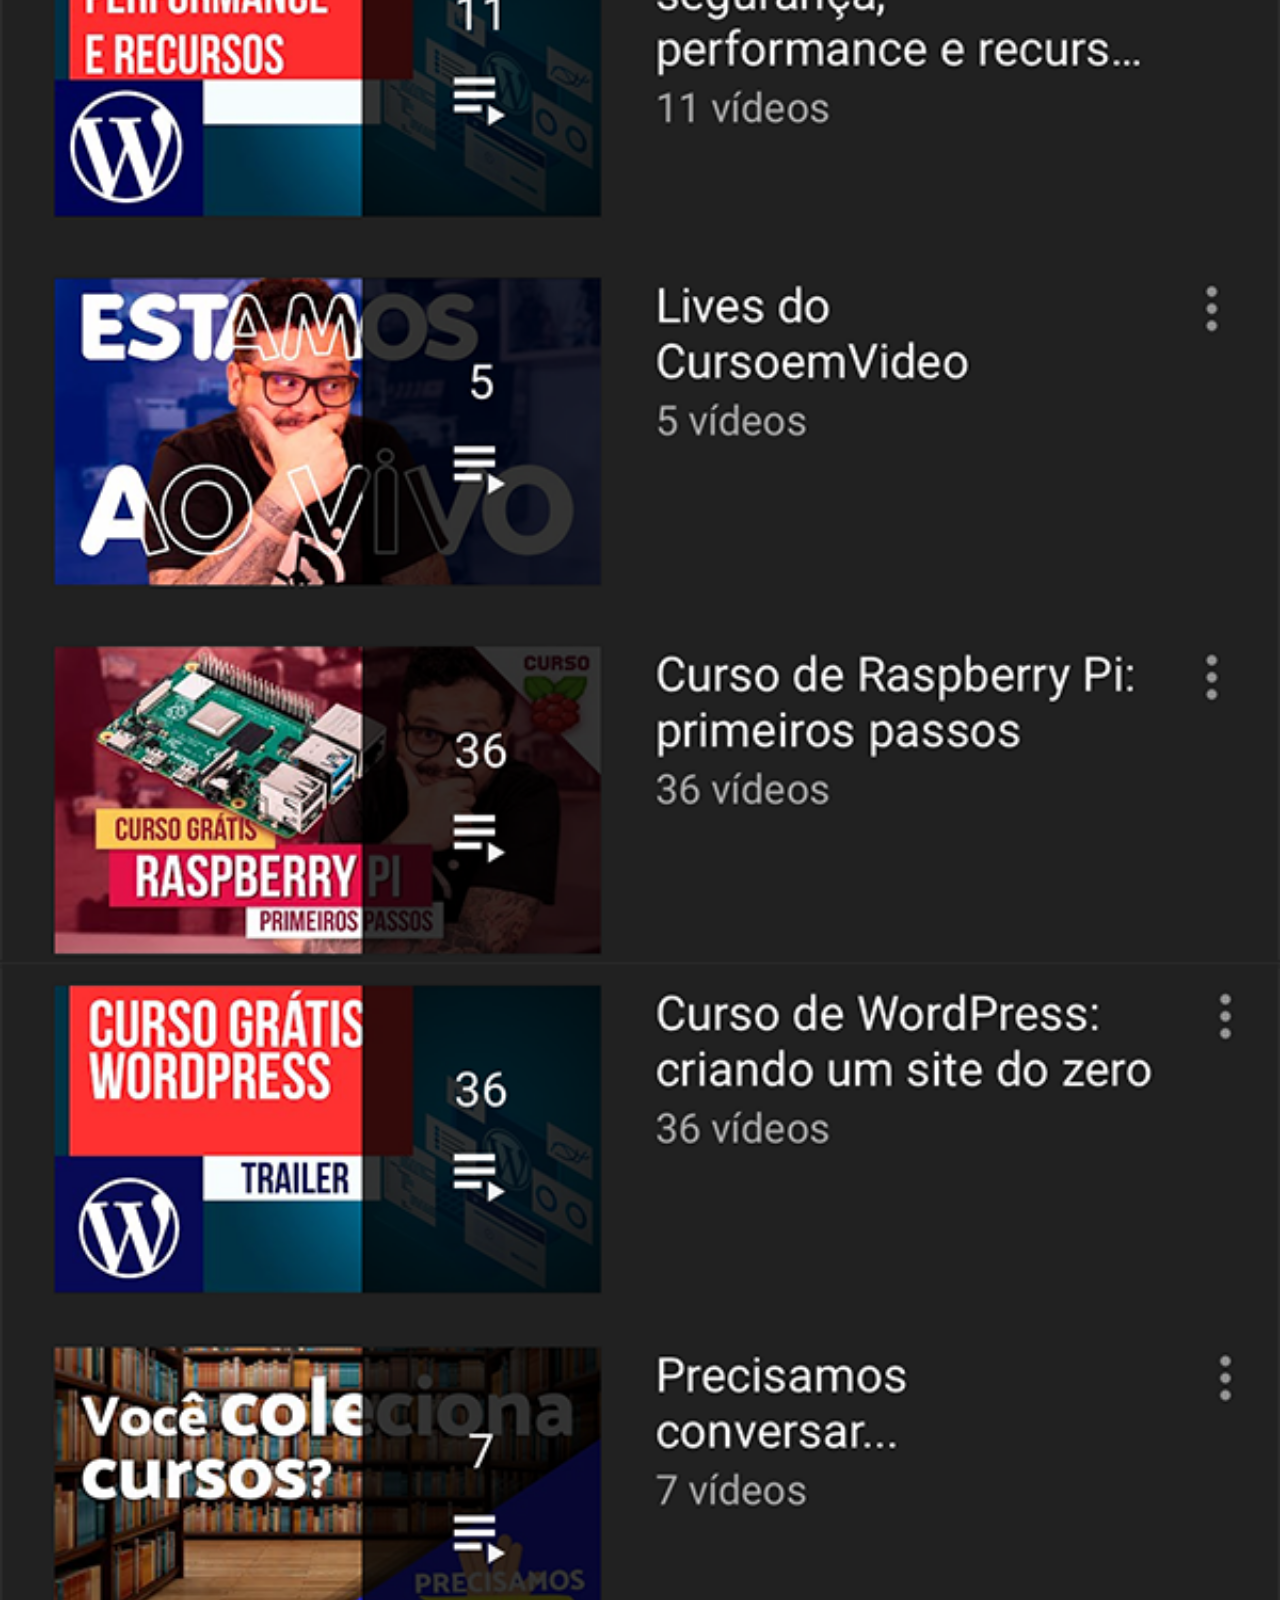
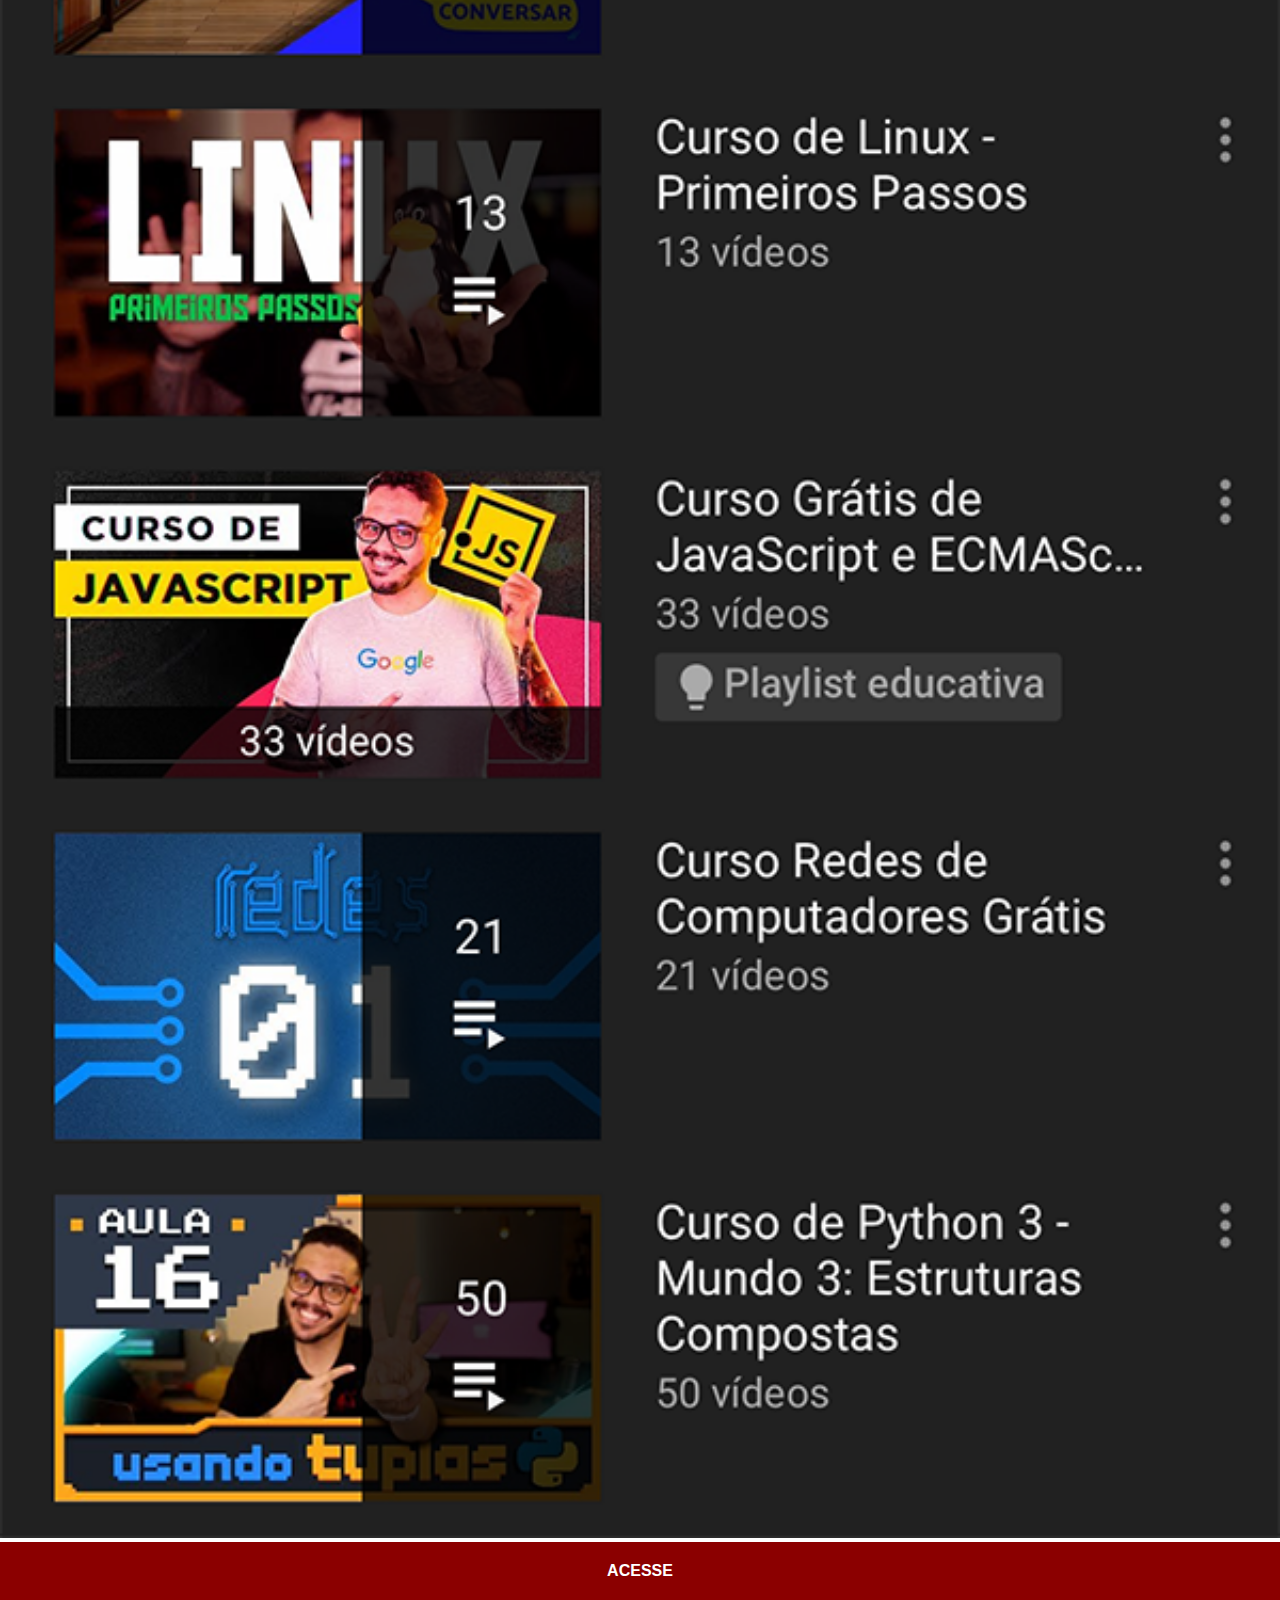
<file: youtube.html>
<!DOCTYPE html>
<html lang="pt-br">
<head>
    <meta charset="UTF-8">
    <meta http-equiv="X-UA-Compatible" content="IE=edge">
    <meta name="viewport" content="width=device-width, initial-scale=1.0">
    <title>Youtube</title>
    <link rel="stylesheet" href="estilos/social.css">
</head>
<body>
    <img src="imagens/tela-youtube.png" alt="Youtube">
    <a href="https://www.youtube.com/@CursoemVideo" target="_blank">ACESSE</a>
    
</body>
</html>
</file>
<file: estilos/style.css>
@charset "UTF-8";

*{
    margin: 0px;
    padding: 0px;
}

html, body{
    font-family: Arial, Helvetica, sans-serif;
    width: 100vw;
    height: 100vh;
}
body{
    background: url(../imagens/fundo-madeira.jpg);
    background-size: cover;
    background-position: center center;
    background-attachment: fixed;
}

main{
    position: relative;
    height: 100vh;
}

section#iphone{
    position: absolute;
    top: 50%;
    left: 50%;
    transform: translate(-50%, -50%);

    background: url(../imagens/frame-iphone.png);

    width: 311px;
    height: 627px;
    
}
iframe#tela{
    position: relative;
    top: 80px ;
    left: 22px ;
    width: 267px;
    height: 471px;
   
}
section#redes{
text-align: right;
}
section#redes img{
    width: 50px;
    border-radius: 50%;
    box-shadow: 2px 2px 5px rgba(0, 0, 0, 0.400);
    margin: 5px;
    box-sizing: border-box;
}

section#redes img:hover{
    border: 2px solid rgba(255, 255, 255, 0.623);
    transform: translate( -3px, -3px);
    box-shadow: 5px 5px 10px rgba(0, 0, 0, 0.400);
    transition: transform 0.5s, border 1s;

}
</file>
<file: estilos/social.css>
@charset "UTF-8";

*{
    margin: 0px;
    padding: 0px;
    font-family: Arial, Helvetica, sans-serif;
}
::-webkit-scrollbar{
    width: 0px;
    height: 0px;
}

img{
    width: 100vw;
}
a{
display: block;
background-color: darkred;
color: white;
font-weight: bolder;
text-align: center;
text-decoration: none;
padding: 20px;
}
a:hover{
    background-color: red;
}
</file>
